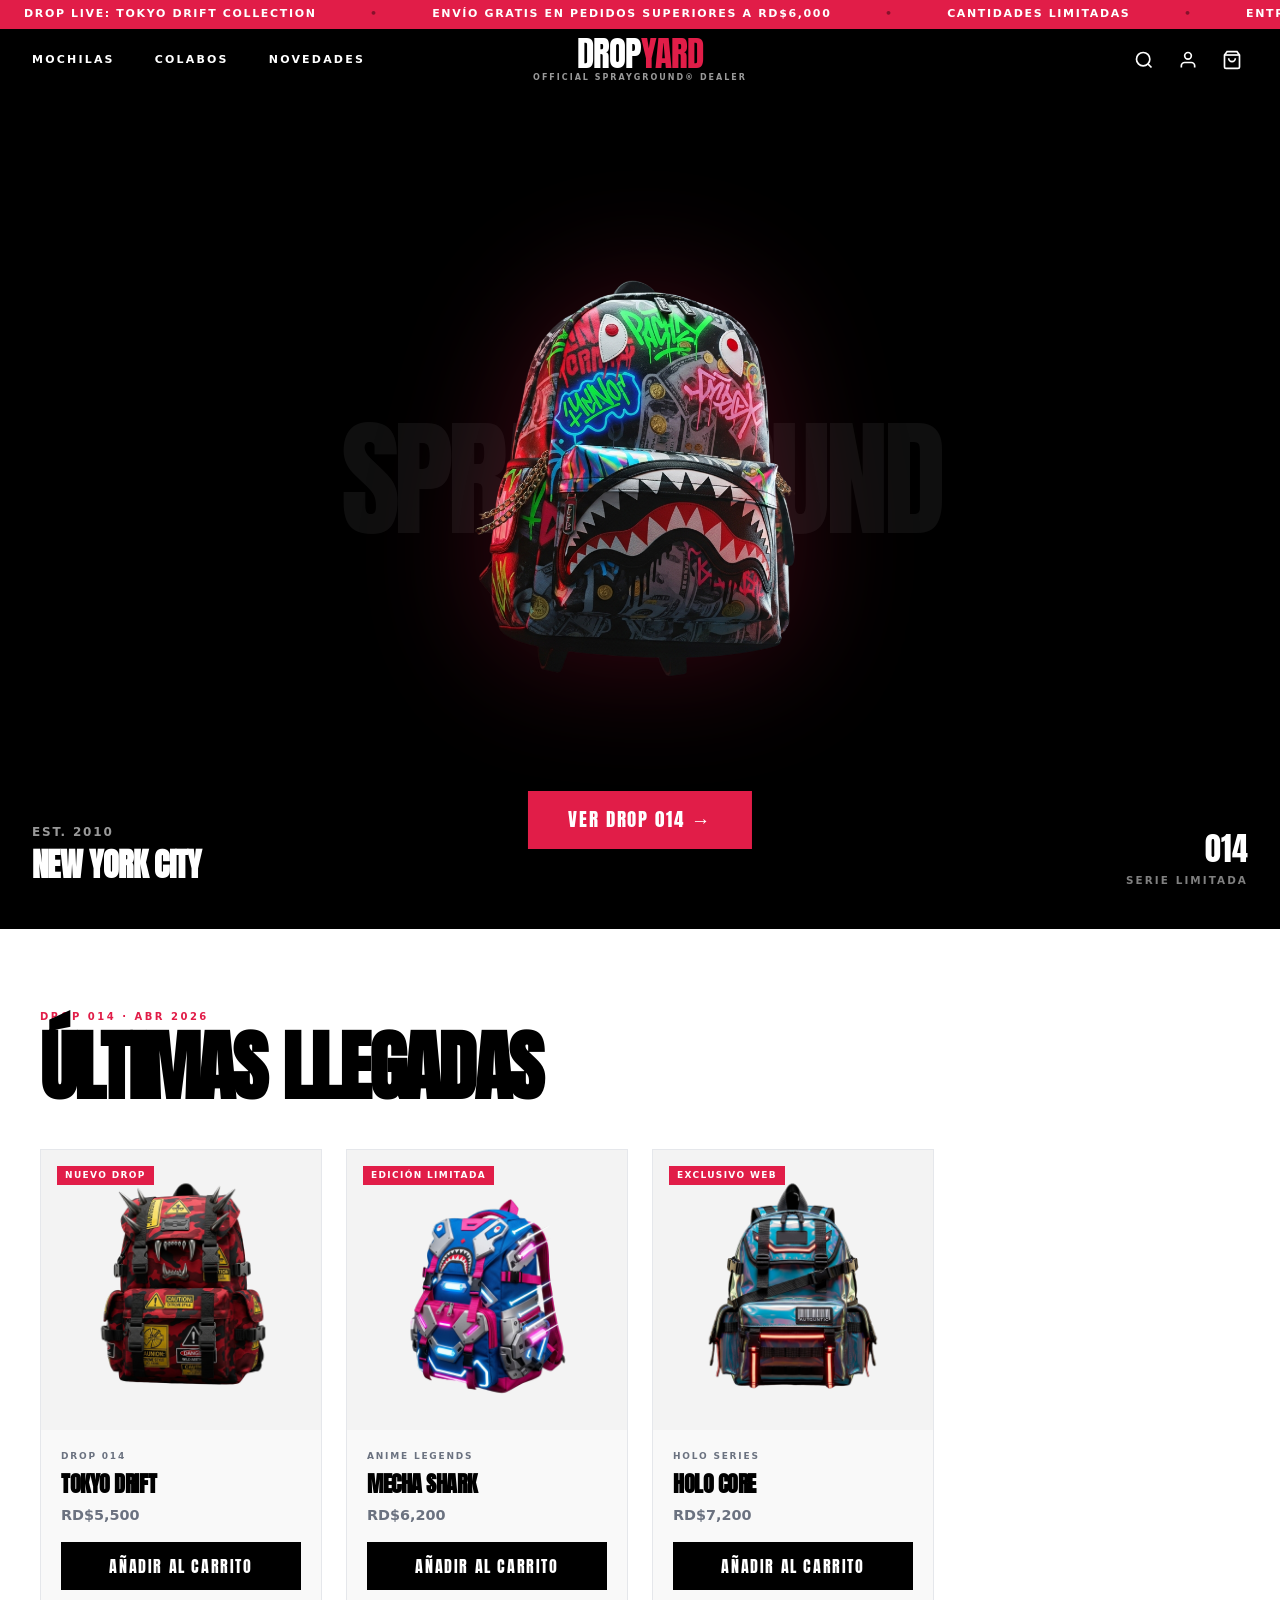
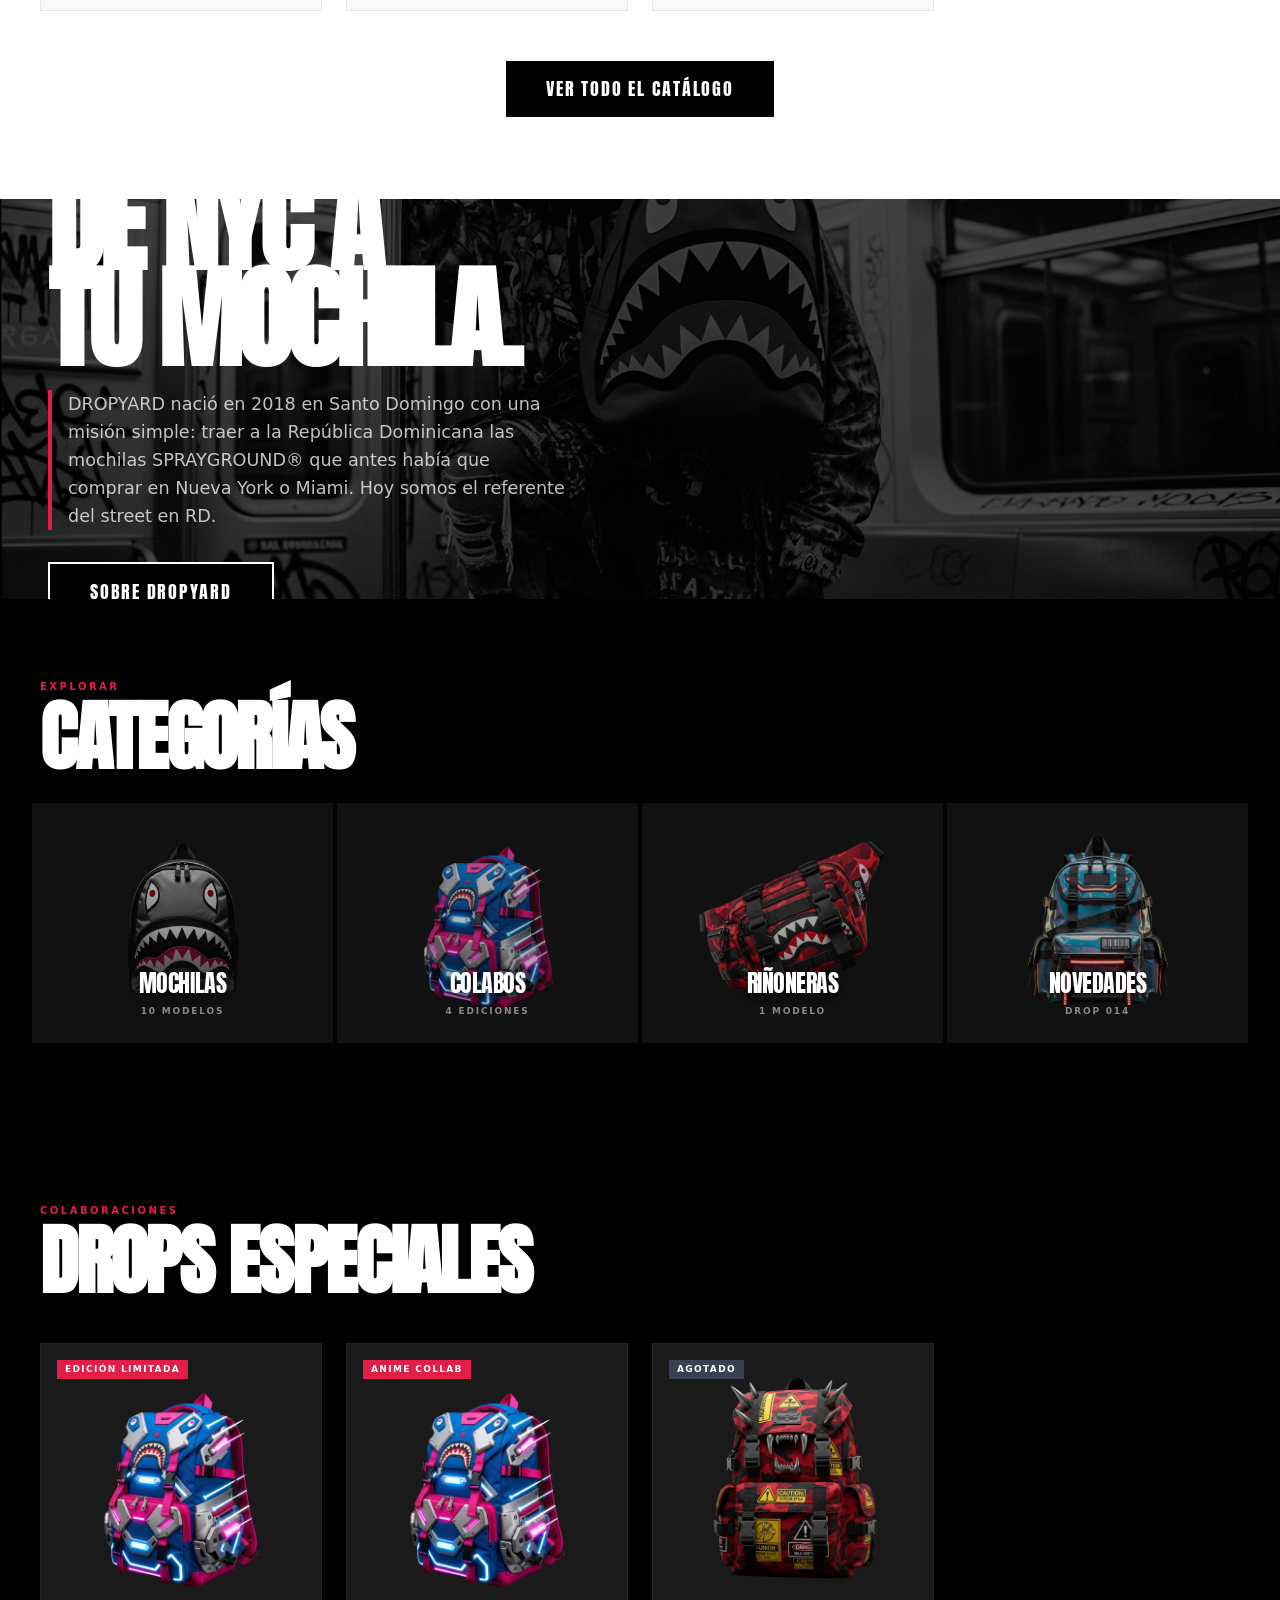
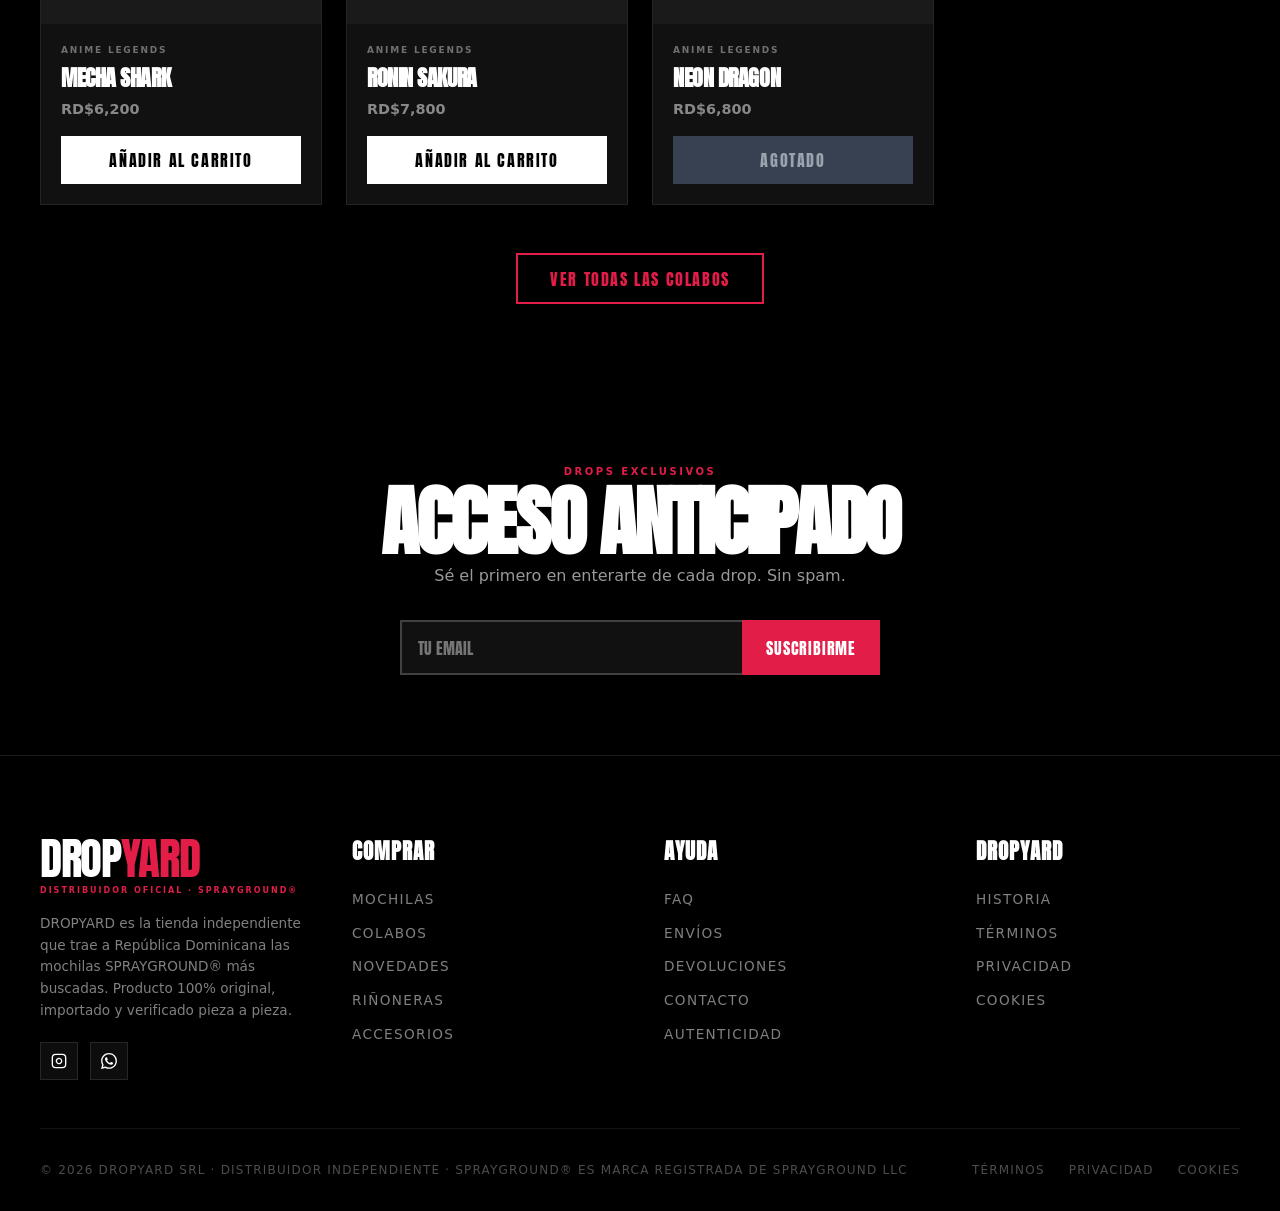
<file: index.html>
<!DOCTYPE html>
<html lang="es">
<head>
  <meta charset="UTF-8">
  <meta name="viewport" content="width=device-width, initial-scale=1.0">
  <title>DROPYARD | Mochilas SPRAYGROUND® en República Dominicana</title>
  <meta name="description" content="DROPYARD — distribuidor autorizado de SPRAYGROUND® en República Dominicana. Drops oficiales, ediciones limitadas. Envío gratis a partir de RD$6,000.">
  <link rel="icon" href="favicon.svg">
  <link rel="stylesheet" href="css/style.css">
</head>
<body>

<!-- HERO -->
<main>
  <section class="hero">
    <div class="hero-bg-text">SPRAYGROUND</div>
    <img class="hero-bag" src="images/hero-bag.png" alt="Sprayground Mochila Hero">
    <div class="hero-bottom">
      <div class="hero-bottom-left">
        <p>EST. 2010</p>
        <h3>NEW YORK CITY</h3>
      </div>
      <div class="hero-cta-wrap">
        <a class="btn-primary" href="novedades.html">VER DROP 014 →</a>
      </div>
      <div class="hero-bottom-right">
        <div class="drop-num">014</div>
        <p>SERIE LIMITADA</p>
      </div>
    </div>
  </section>

  <!-- FEATURED PRODUCTS -->
  <section class="products-section">
    <div class="container">
      <p class="section-label">DROP 014 · ABR 2026</p>
      <h2 class="section-title">ÚLTIMAS LLEGADAS</h2>
      <div class="product-grid" id="featured-grid"></div>
      <div style="text-align:center;margin-top:3rem;">
        <a href="novedades.html" class="btn-secondary">VER TODO EL CATÁLOGO</a>
      </div>
    </div>
  </section>

  <!-- LIFESTYLE STRIP -->
  <div class="lifestyle-strip">
    <img src="images/lifestyle-1.png" alt="Dropyard Lifestyle">
    <div class="lifestyle-strip-content">
      <h2>DE NYC A<br>TU MOCHILA.</h2>
      <p>DROPYARD nació en 2018 en Santo Domingo con una misión simple: traer a la República Dominicana las mochilas SPRAYGROUND® que antes había que comprar en Nueva York o Miami. Hoy somos el referente del street en RD.</p>
      <a href="historia.html" class="btn-secondary">SOBRE DROPYARD</a>
    </div>
  </div>

  <!-- CATEGORIES -->
  <section style="background:#000;padding:5rem 2rem;">
    <div class="container">
      <p class="section-label" style="color:#e11d48;">EXPLORAR</p>
      <h2 class="section-title" style="color:#fff;margin-bottom:2rem;">CATEGORÍAS</h2>
    </div>
    <div class="categories-grid">
      <a href="mochilas.html" class="category-card">
        <img src="images/icon-1.png" alt="Mochilas">
        <span class="category-card-name">MOCHILAS</span>
        <span class="category-card-count">10 MODELOS</span>
      </a>
      <a href="colabos.html" class="category-card">
        <img src="images/drop-2.png" alt="Colabos">
        <span class="category-card-name">COLABOS</span>
        <span class="category-card-count">4 EDICIONES</span>
      </a>
      <a href="mochilas.html" class="category-card">
        <img src="images/cat-fanny.png" alt="Riñoneras">
        <span class="category-card-name">RIÑONERAS</span>
        <span class="category-card-count">1 MODELO</span>
      </a>
      <a href="novedades.html" class="category-card">
        <img src="images/drop-3.png" alt="Novedades">
        <span class="category-card-name">NOVEDADES</span>
        <span class="category-card-count">DROP 014</span>
      </a>
    </div>
  </section>

  <!-- COLABS PREVIEW -->
  <section class="products-section dark" style="background:#000;">
    <div class="container">
      <p class="section-label">COLABORACIONES</p>
      <h2 class="section-title" style="color:#fff;">DROPS ESPECIALES</h2>
      <div class="product-grid" id="colabs-grid"></div>
      <div style="text-align:center;margin-top:3rem;">
        <a href="colabos.html" class="btn-outline-red">VER TODAS LAS COLABOS</a>
      </div>
    </div>
  </section>

  <!-- NEWSLETTER -->
  <section class="newsletter-section">
    <p class="section-label">DROPS EXCLUSIVOS</p>
    <h2 class="section-title" style="margin-bottom:.5rem;">ACCESO ANTICIPADO</h2>
    <p style="color:rgba(255,255,255,.6);margin-bottom:.25rem;">Sé el primero en enterarte de cada drop. Sin spam.</p>
    <form class="newsletter-form" id="newsletter-form">
      <input class="newsletter-input" type="email" placeholder="TU EMAIL" required>
      <button class="newsletter-btn" type="submit">SUSCRIBIRME</button>
    </form>
  </section>
</main>

<script src="js/products.js"></script>
<script src="js/cart.js"></script>
<script src="js/components.js"></script>
<script>
document.addEventListener("DOMContentLoaded", () => {
  // Featured: first 3 new
  const featured = PRODUCTS.filter(p => p.isNew).slice(0,3);
  document.getElementById("featured-grid").innerHTML = featured.map(p => renderProductCard(p)).join("");
  // Colabs
  const colabs = PRODUCTS.filter(p => p.category === "COLABO").slice(0,3);
  document.getElementById("colabs-grid").innerHTML = colabs.map(p => renderProductCard(p, true)).join("");
});
</script>
</body>
</html>
</file>
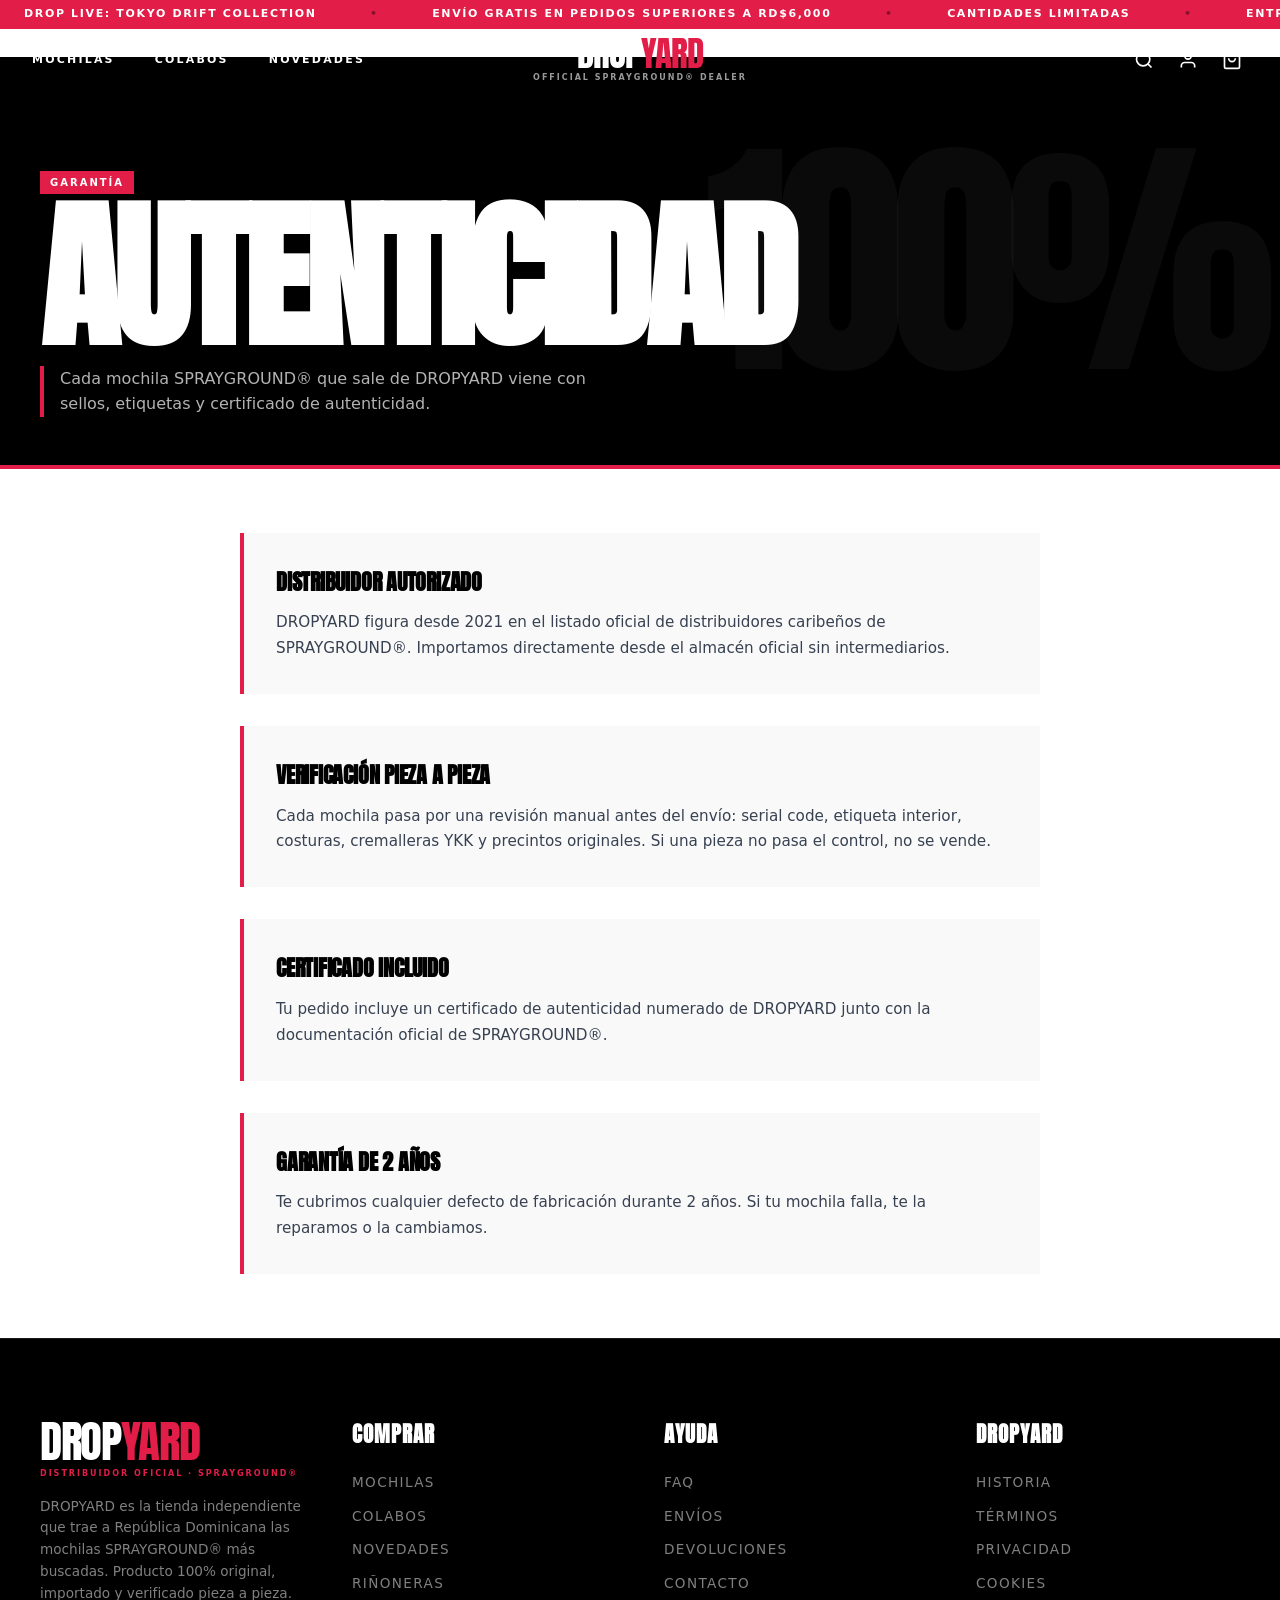
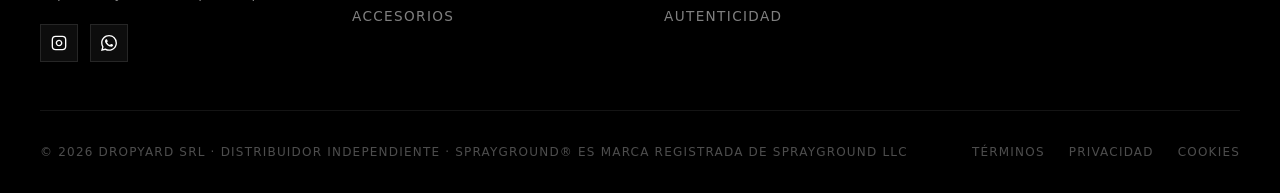
<file: autenticidad.html>
<!DOCTYPE html>
<html lang="es">
<head>
  <meta charset="UTF-8">
  <meta name="viewport" content="width=device-width, initial-scale=1.0">
  <title>AUTENTICIDAD | DROPYARD</title>
  <link rel="icon" href="favicon.svg">
  <link rel="stylesheet" href="css/style.css">
</head>
<body>
<main style="padding-top:28px;">
  <div class="page-header">
    <div class="page-header-bg">100%</div>
    <div class="page-header-inner">
      <span class="page-eyebrow">GARANTÍA</span>
      <h1 class="page-title">AUTENTICIDAD</h1>
      <p class="page-subtitle">Cada mochila SPRAYGROUND® que sale de DROPYARD viene con sellos, etiquetas y certificado de autenticidad.</p>
    </div>
  </div>
  <div class="red-bar"></div>
  <section class="info-section">
    <div class="info-blocks">
      <div class="info-block"><h3>DISTRIBUIDOR AUTORIZADO</h3><p>DROPYARD figura desde 2021 en el listado oficial de distribuidores caribeños de SPRAYGROUND®. Importamos directamente desde el almacén oficial sin intermediarios.</p></div>
      <div class="info-block"><h3>VERIFICACIÓN PIEZA A PIEZA</h3><p>Cada mochila pasa por una revisión manual antes del envío: serial code, etiqueta interior, costuras, cremalleras YKK y precintos originales. Si una pieza no pasa el control, no se vende.</p></div>
      <div class="info-block"><h3>CERTIFICADO INCLUIDO</h3><p>Tu pedido incluye un certificado de autenticidad numerado de DROPYARD junto con la documentación oficial de SPRAYGROUND®.</p></div>
      <div class="info-block"><h3>GARANTÍA DE 2 AÑOS</h3><p>Te cubrimos cualquier defecto de fabricación durante 2 años. Si tu mochila falla, te la reparamos o la cambiamos.</p></div>
    </div>
  </section>
</main>
<script src="js/products.js"></script>
<script src="js/cart.js"></script>
<script src="js/components.js"></script>
</body>
</html>
</file>
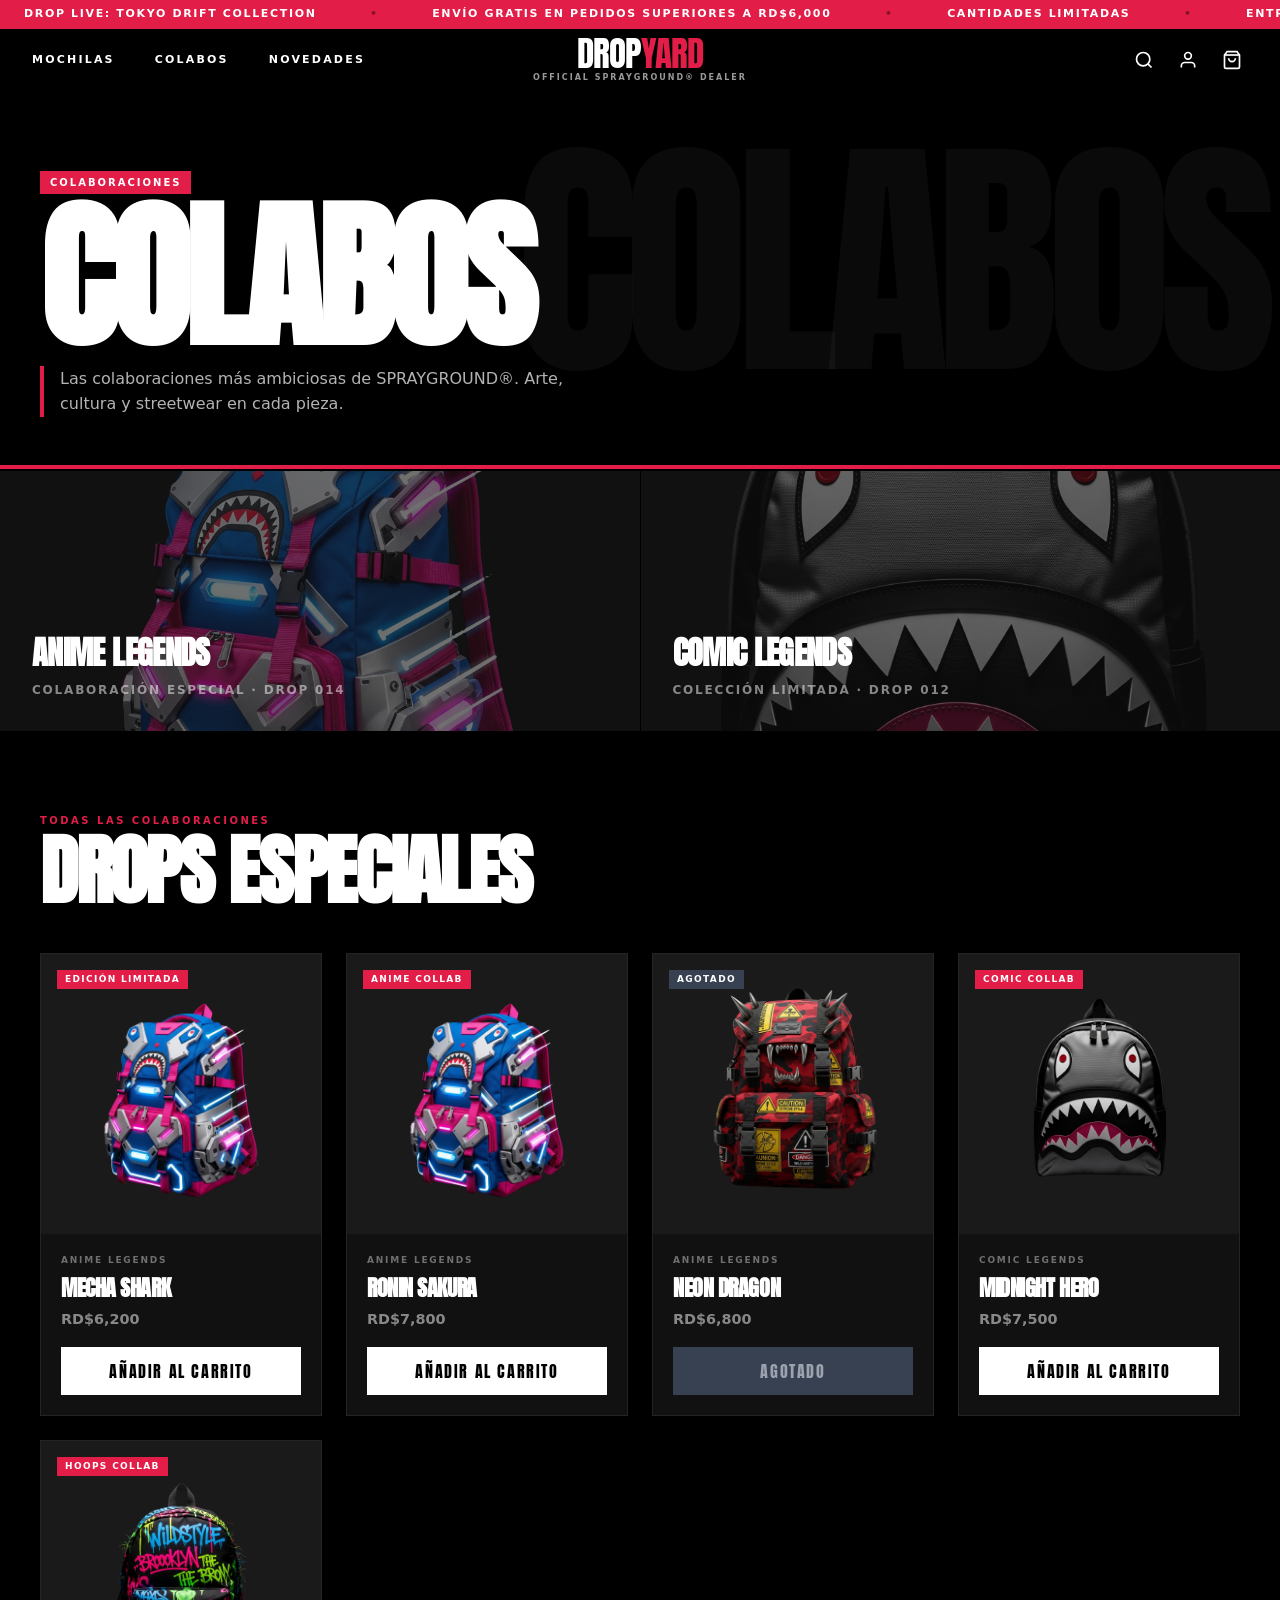
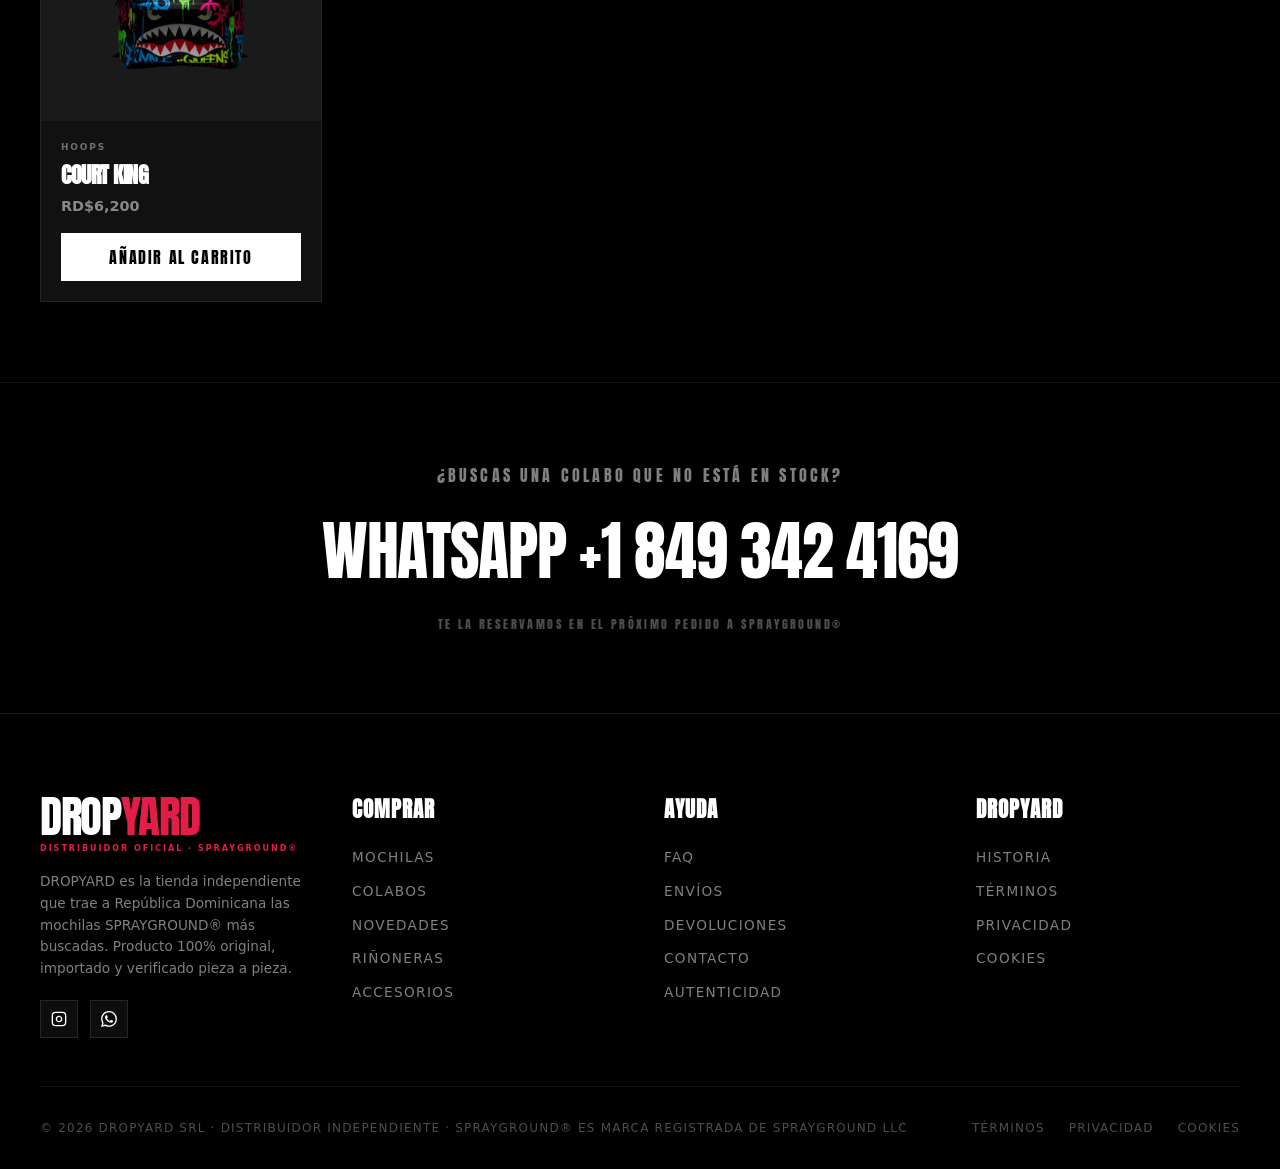
<file: colabos.html>
<!DOCTYPE html>
<html lang="es">
<head>
  <meta charset="UTF-8">
  <meta name="viewport" content="width=device-width, initial-scale=1.0">
  <title>COLABOS | DROPYARD</title>
  <link rel="icon" href="favicon.svg">
  <link rel="stylesheet" href="css/style.css">
</head>
<body>

<main style="padding-top:28px;background:#000;">
  <div class="page-header">
    <div class="page-header-bg">COLABOS</div>
    <div class="page-header-inner">
      <span class="page-eyebrow">COLABORACIONES</span>
      <h1 class="page-title">COLABOS</h1>
      <p class="page-subtitle">Las colaboraciones más ambiciosas de SPRAYGROUND®. Arte, cultura y streetwear en cada pieza.</p>
    </div>
  </div>
  <div class="red-bar"></div>

  <!-- Collab hero grid -->
  <div class="collab-hero-grid" style="margin:2px 0;">
    <div class="collab-hero-cell">
      <img src="images/drop-2.png" alt="Anime Legends">
      <div class="collab-hero-info">
        <h3>ANIME LEGENDS</h3>
        <p>COLABORACIÓN ESPECIAL · DROP 014</p>
      </div>
    </div>
    <div class="collab-hero-cell">
      <img src="images/icon-1.png" alt="Comic Legends">
      <div class="collab-hero-info">
        <h3>COMIC LEGENDS</h3>
        <p>COLECCIÓN LIMITADA · DROP 012</p>
      </div>
    </div>
  </div>

  <section class="products-section dark" style="background:#000;">
    <div class="container">
      <p class="section-label">TODAS LAS COLABORACIONES</p>
      <h2 class="section-title" style="color:#fff;">DROPS ESPECIALES</h2>
      <div class="product-grid" id="colabs-grid"></div>
    </div>
  </section>

  <!-- CTA -->
  <div style="background:#000;padding:5rem 2rem;text-align:center;border-top:1px solid rgba(255,255,255,.08);">
    <p style="font-family:'Anton',sans-serif;font-size:1rem;letter-spacing:.2em;color:rgba(255,255,255,.5);margin-bottom:1rem;text-transform:uppercase;">¿Buscas una colabo que no está en stock?</p>
    <a href="https://wa.me/18493424169" target="_blank" style="font-family:'Anton',sans-serif;font-size:clamp(1.8rem,5vw,4rem);letter-spacing:-.02em;color:#fff;text-decoration:none;text-transform:uppercase;transition:color .2s;" onmouseover="this.style.color='#e11d48'" onmouseout="this.style.color='#fff'">WHATSAPP +1 849 342 4169</a>
    <p style="font-family:'Anton',sans-serif;font-size:.75rem;letter-spacing:.2em;color:rgba(255,255,255,.3);margin-top:1rem;text-transform:uppercase;">TE LA RESERVAMOS EN EL PRÓXIMO PEDIDO A SPRAYGROUND®</p>
  </div>
</main>

<script src="js/products.js"></script>
<script src="js/cart.js"></script>
<script src="js/components.js"></script>
<script>
document.addEventListener("DOMContentLoaded", () => {
  const colabs = PRODUCTS.filter(p => p.category === "COLABO");
  document.getElementById("colabs-grid").innerHTML = colabs.map(p => renderProductCard(p, true)).join("");
});
</script>
</body>
</html>
</file>
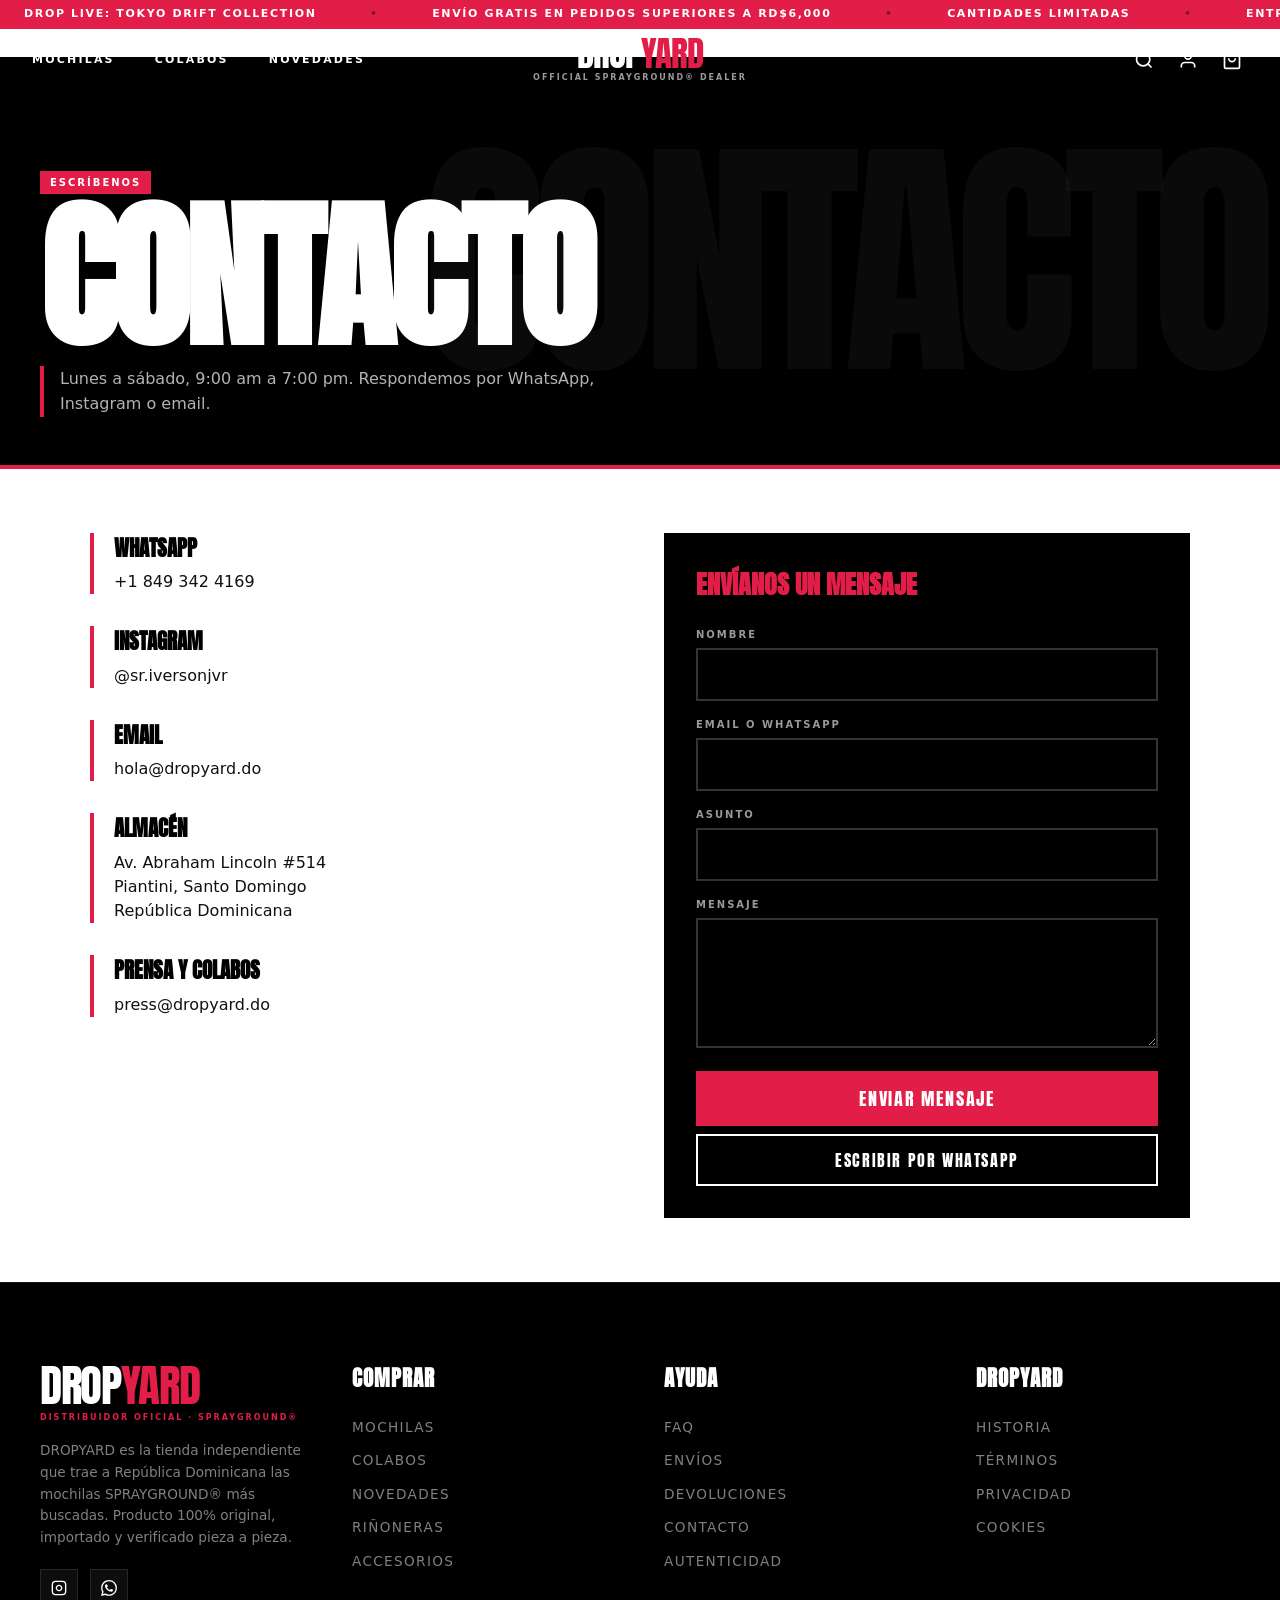
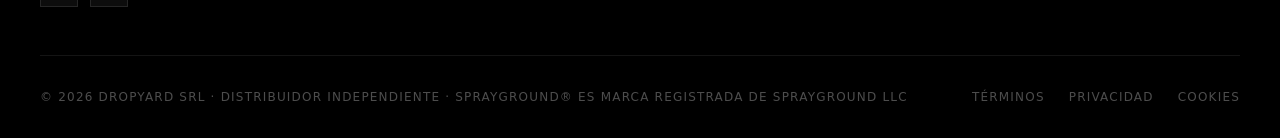
<file: contacto.html>
<!DOCTYPE html>
<html lang="es">
<head>
  <meta charset="UTF-8">
  <meta name="viewport" content="width=device-width, initial-scale=1.0">
  <title>CONTACTO | DROPYARD</title>
  <link rel="icon" href="favicon.svg">
  <link rel="stylesheet" href="css/style.css">
</head>
<body>

<main style="padding-top:28px;">
  <div class="page-header">
    <div class="page-header-bg">CONTACTO</div>
    <div class="page-header-inner">
      <span class="page-eyebrow">ESCRÍBENOS</span>
      <h1 class="page-title">CONTACTO</h1>
      <p class="page-subtitle">Lunes a sábado, 9:00 am a 7:00 pm. Respondemos por WhatsApp, Instagram o email.</p>
    </div>
  </div>
  <div class="red-bar"></div>

  <section class="info-section">
    <div class="contact-grid">
      <div>
        <div class="contact-info-block">
          <h3>WHATSAPP</h3>
          <a href="https://wa.me/18493424169" target="_blank">+1 849 342 4169</a>
        </div>
        <div class="contact-info-block">
          <h3>INSTAGRAM</h3>
          <a href="https://www.instagram.com/sr.iversonjvr/" target="_blank">@sr.iversonjvr</a>
        </div>
        <div class="contact-info-block">
          <h3>EMAIL</h3>
          <a href="mailto:hola@dropyard.do">hola@dropyard.do</a>
        </div>
        <div class="contact-info-block">
          <h3>ALMACÉN</h3>
          <p>Av. Abraham Lincoln #514<br>Piantini, Santo Domingo<br>República Dominicana</p>
        </div>
        <div class="contact-info-block">
          <h3>PRENSA Y COLABOS</h3>
          <a href="mailto:press@dropyard.do">press@dropyard.do</a>
        </div>
      </div>
      <form class="contact-form" id="contact-form">
        <h3>ENVÍANOS UN MENSAJE</h3>
        <div class="form-group">
          <label class="form-label">NOMBRE</label>
          <input class="form-input" type="text" required>
        </div>
        <div class="form-group">
          <label class="form-label">EMAIL O WHATSAPP</label>
          <input class="form-input" type="text" required>
        </div>
        <div class="form-group">
          <label class="form-label">ASUNTO</label>
          <input class="form-input" type="text" required>
        </div>
        <div class="form-group">
          <label class="form-label">MENSAJE</label>
          <textarea class="form-textarea" required></textarea>
        </div>
        <button class="form-submit" type="submit">ENVIAR MENSAJE</button>
        <a href="https://wa.me/18493424169" target="_blank" class="form-wa-btn">ESCRIBIR POR WHATSAPP</a>
      </form>
    </div>
  </section>
</main>

<script src="js/products.js"></script>
<script src="js/cart.js"></script>
<script src="js/components.js"></script>
</body>
</html>
</file>
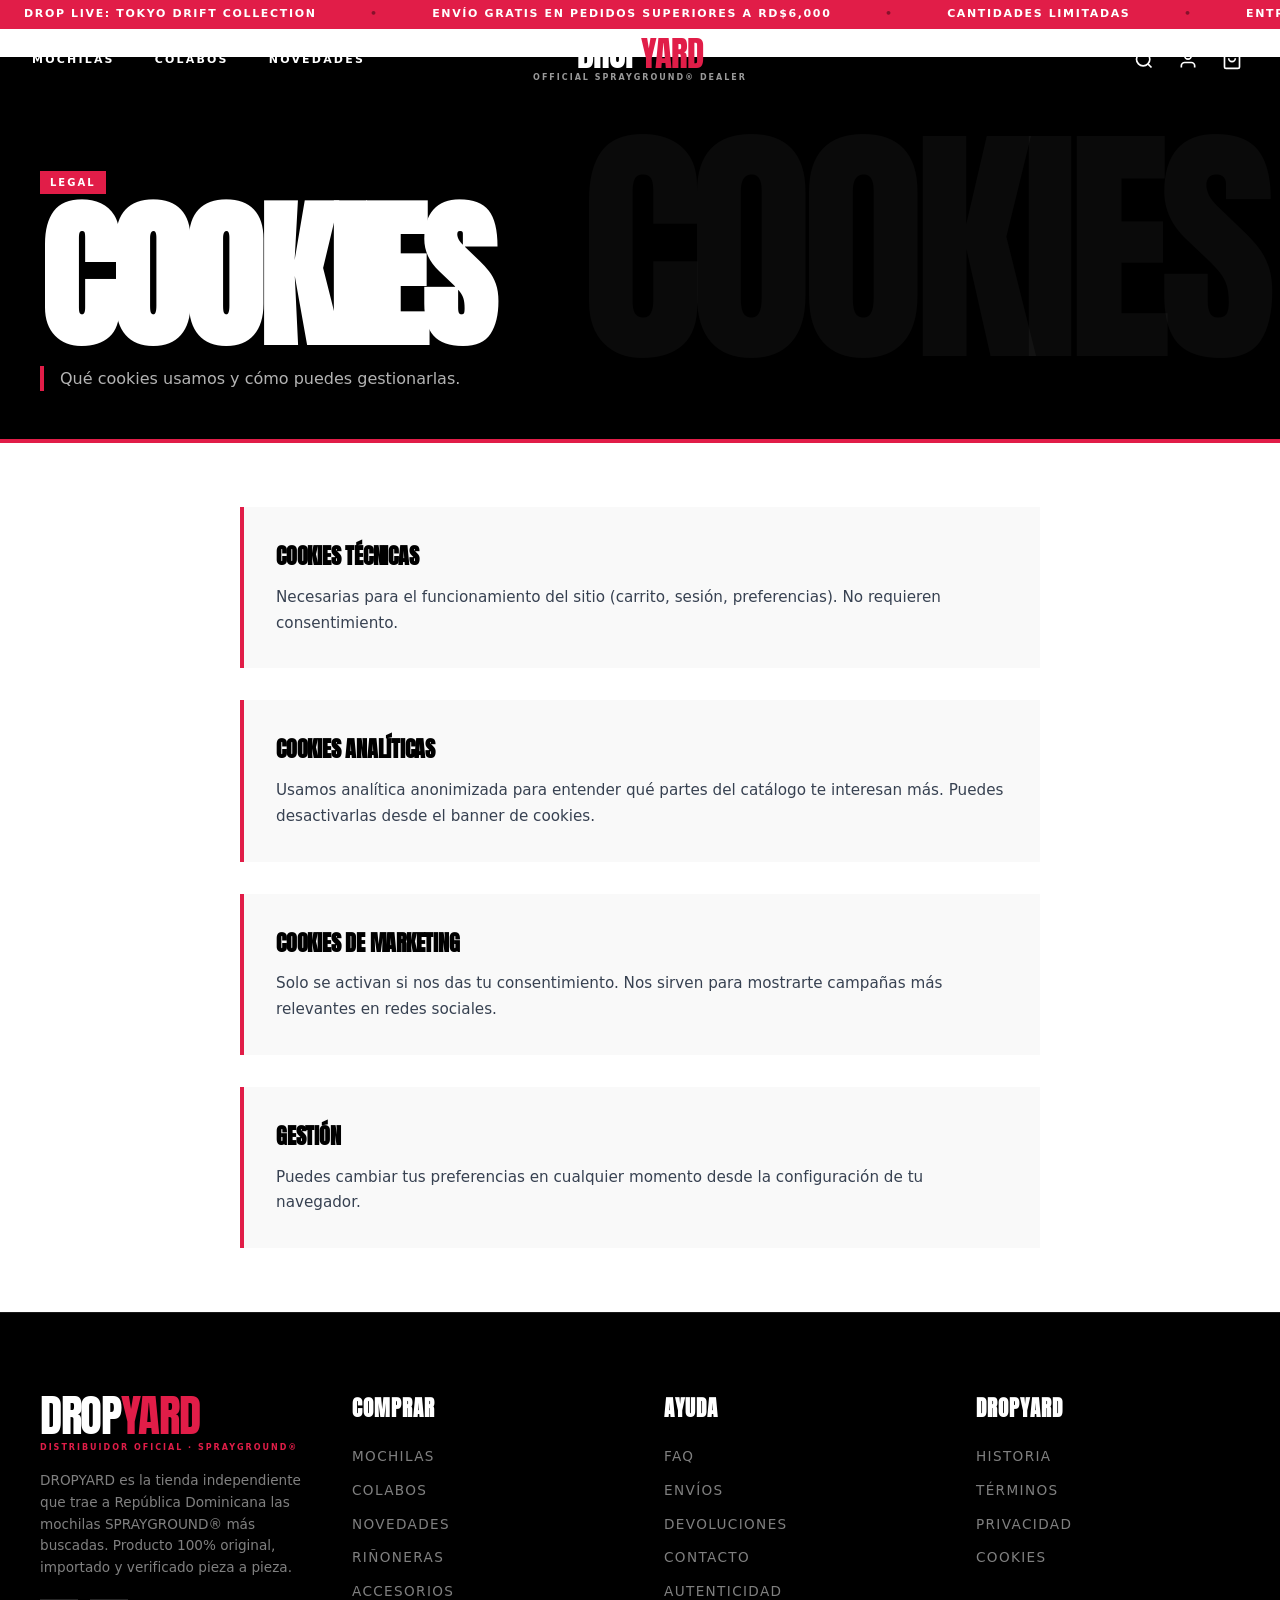
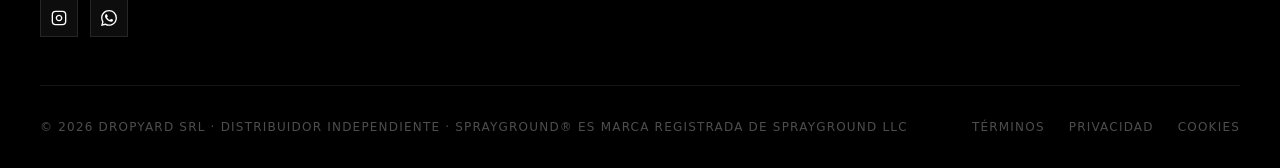
<file: cookies.html>
<!DOCTYPE html>
<html lang="es">
<head>
  <meta charset="UTF-8">
  <meta name="viewport" content="width=device-width, initial-scale=1.0">
  <title>COOKIES | DROPYARD</title>
  <link rel="icon" href="favicon.svg">
  <link rel="stylesheet" href="css/style.css">
</head>
<body>
<main style="padding-top:28px;">
  <div class="page-header">
    <div class="page-header-bg">COOKIES</div>
    <div class="page-header-inner">
      <span class="page-eyebrow">LEGAL</span>
      <h1 class="page-title">COOKIES</h1>
      <p class="page-subtitle">Qué cookies usamos y cómo puedes gestionarlas.</p>
    </div>
  </div>
  <div class="red-bar"></div>
  <section class="info-section">
    <div class="info-blocks">
      <div class="info-block"><h3>COOKIES TÉCNICAS</h3><p>Necesarias para el funcionamiento del sitio (carrito, sesión, preferencias). No requieren consentimiento.</p></div>
      <div class="info-block"><h3>COOKIES ANALÍTICAS</h3><p>Usamos analítica anonimizada para entender qué partes del catálogo te interesan más. Puedes desactivarlas desde el banner de cookies.</p></div>
      <div class="info-block"><h3>COOKIES DE MARKETING</h3><p>Solo se activan si nos das tu consentimiento. Nos sirven para mostrarte campañas más relevantes en redes sociales.</p></div>
      <div class="info-block"><h3>GESTIÓN</h3><p>Puedes cambiar tus preferencias en cualquier momento desde la configuración de tu navegador.</p></div>
    </div>
  </section>
</main>
<script src="js/products.js"></script>
<script src="js/cart.js"></script>
<script src="js/components.js"></script>
</body>
</html>
</file>
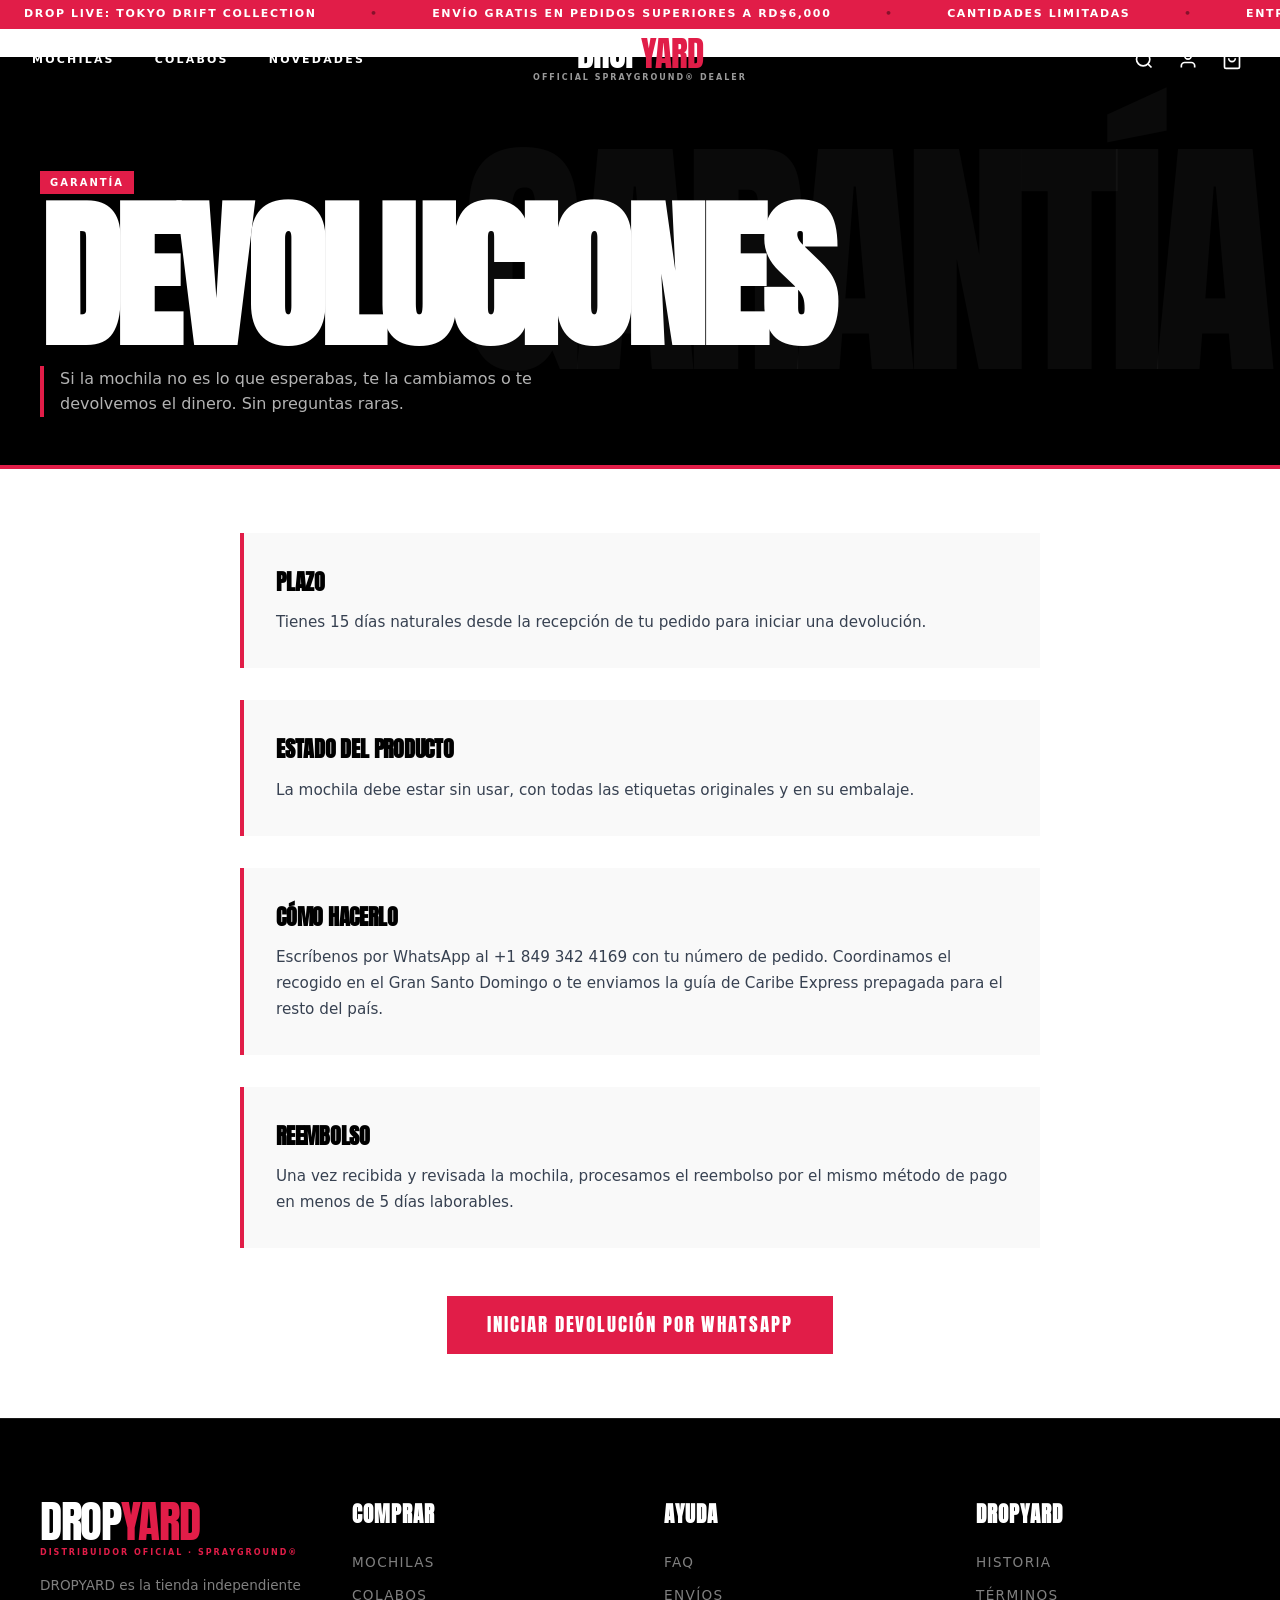
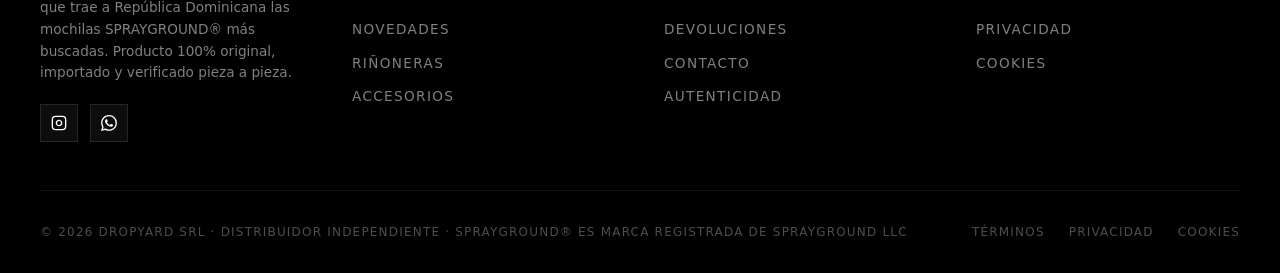
<file: devoluciones.html>
<!DOCTYPE html>
<html lang="es">
<head>
  <meta charset="UTF-8">
  <meta name="viewport" content="width=device-width, initial-scale=1.0">
  <title>DEVOLUCIONES | DROPYARD</title>
  <link rel="icon" href="favicon.svg">
  <link rel="stylesheet" href="css/style.css">
</head>
<body>
<main style="padding-top:28px;">
  <div class="page-header">
    <div class="page-header-bg">GARANTÍA</div>
    <div class="page-header-inner">
      <span class="page-eyebrow">GARANTÍA</span>
      <h1 class="page-title">DEVOLUCIONES</h1>
      <p class="page-subtitle">Si la mochila no es lo que esperabas, te la cambiamos o te devolvemos el dinero. Sin preguntas raras.</p>
    </div>
  </div>
  <div class="red-bar"></div>
  <section class="info-section">
    <div class="info-blocks">
      <div class="info-block"><h3>PLAZO</h3><p>Tienes 15 días naturales desde la recepción de tu pedido para iniciar una devolución.</p></div>
      <div class="info-block"><h3>ESTADO DEL PRODUCTO</h3><p>La mochila debe estar sin usar, con todas las etiquetas originales y en su embalaje.</p></div>
      <div class="info-block"><h3>CÓMO HACERLO</h3><p>Escríbenos por WhatsApp al +1 849 342 4169 con tu número de pedido. Coordinamos el recogido en el Gran Santo Domingo o te enviamos la guía de Caribe Express prepagada para el resto del país.</p></div>
      <div class="info-block"><h3>REEMBOLSO</h3><p>Una vez recibida y revisada la mochila, procesamos el reembolso por el mismo método de pago en menos de 5 días laborables.</p></div>
    </div>
    <div style="text-align:center;margin-top:3rem;">
      <a href="https://wa.me/18493424169" target="_blank" class="btn-primary">INICIAR DEVOLUCIÓN POR WHATSAPP</a>
    </div>
  </section>
</main>
<script src="js/products.js"></script>
<script src="js/cart.js"></script>
<script src="js/components.js"></script>
</body>
</html>
</file>
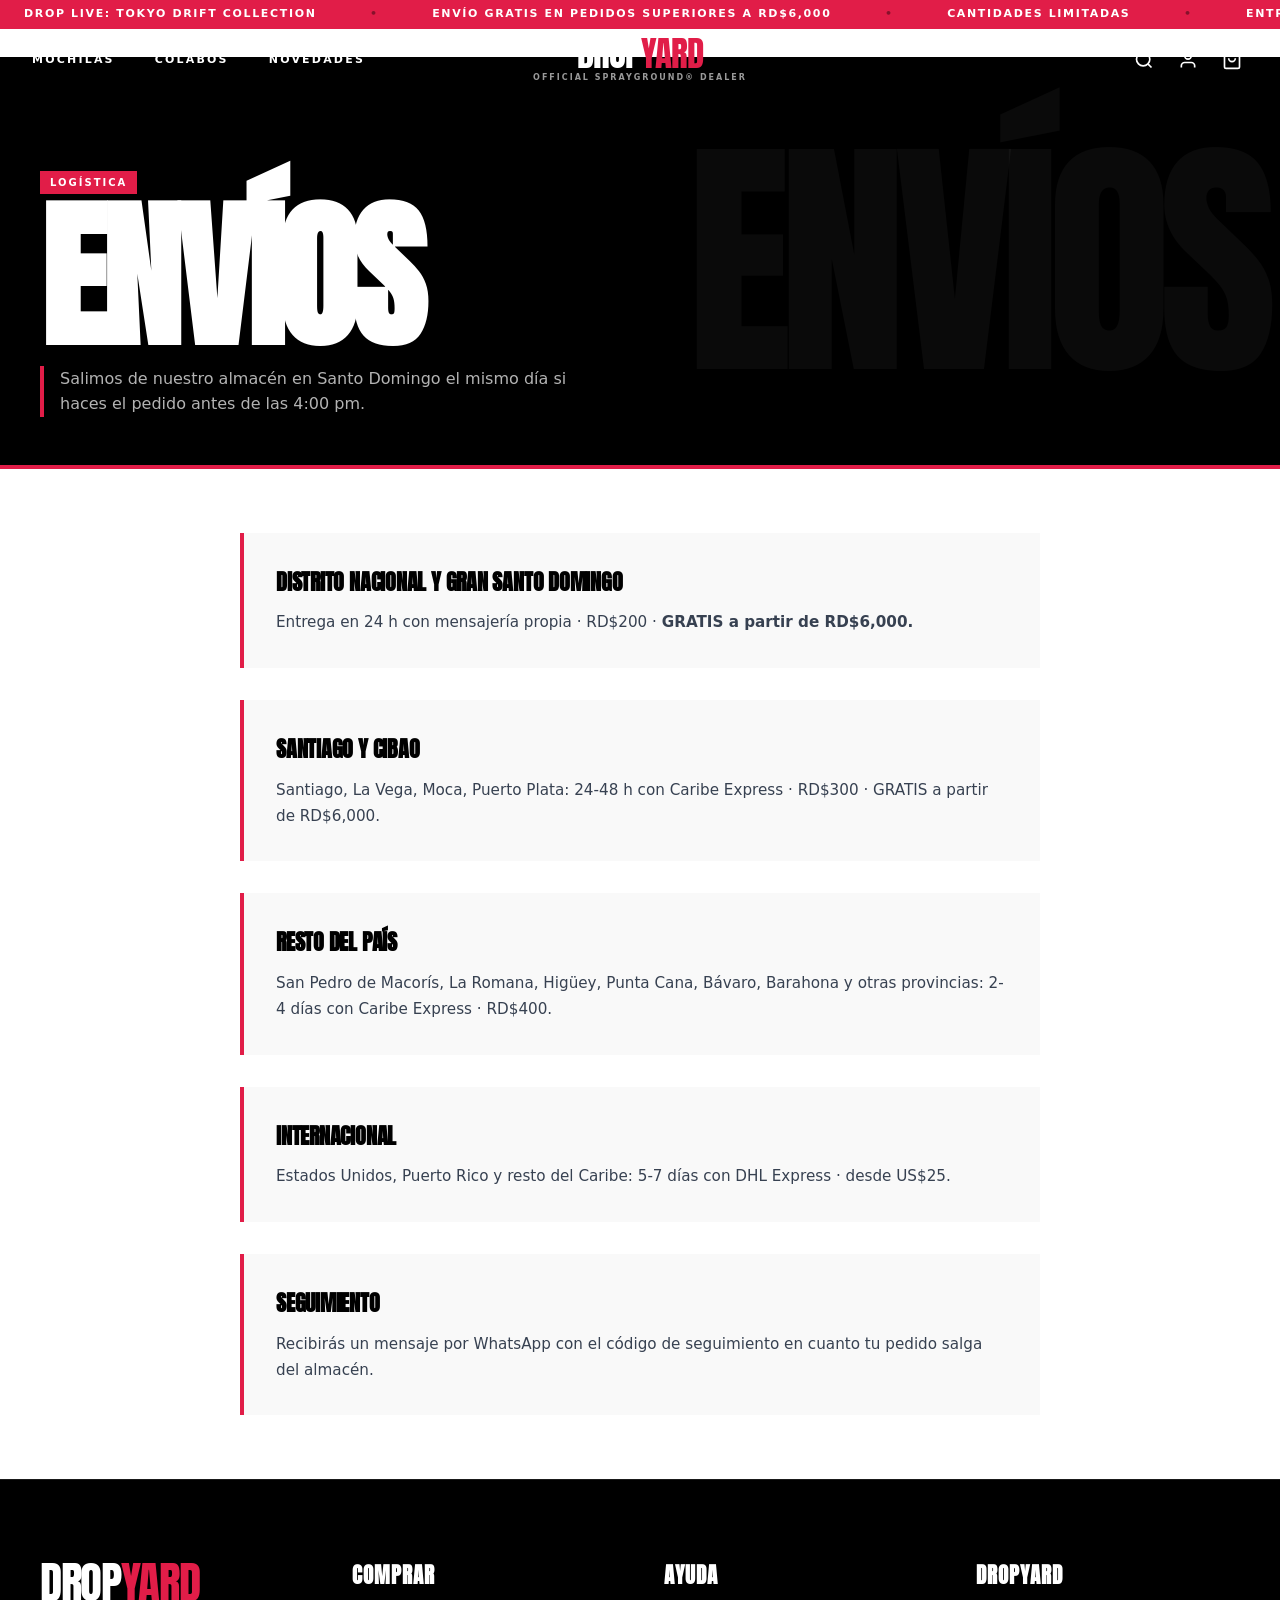
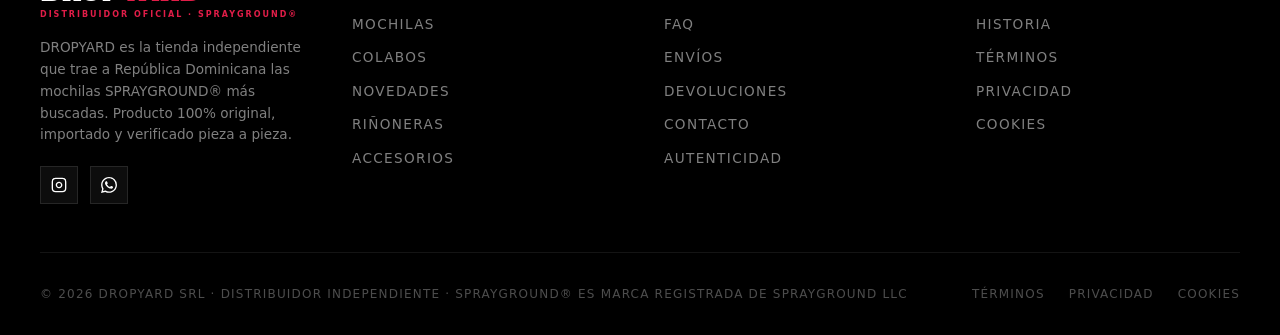
<file: envios.html>
<!DOCTYPE html>
<html lang="es">
<head>
  <meta charset="UTF-8">
  <meta name="viewport" content="width=device-width, initial-scale=1.0">
  <title>ENVÍOS | DROPYARD</title>
  <link rel="icon" href="favicon.svg">
  <link rel="stylesheet" href="css/style.css">
</head>
<body>
<main style="padding-top:28px;">
  <div class="page-header">
    <div class="page-header-bg">ENVÍOS</div>
    <div class="page-header-inner">
      <span class="page-eyebrow">LOGÍSTICA</span>
      <h1 class="page-title">ENVÍOS</h1>
      <p class="page-subtitle">Salimos de nuestro almacén en Santo Domingo el mismo día si haces el pedido antes de las 4:00 pm.</p>
    </div>
  </div>
  <div class="red-bar"></div>
  <section class="info-section">
    <div class="info-blocks">
      <div class="info-block">
        <h3>DISTRITO NACIONAL Y GRAN SANTO DOMINGO</h3>
        <p>Entrega en 24 h con mensajería propia · RD$200 · <strong>GRATIS a partir de RD$6,000.</strong></p>
      </div>
      <div class="info-block">
        <h3>SANTIAGO Y CIBAO</h3>
        <p>Santiago, La Vega, Moca, Puerto Plata: 24-48 h con Caribe Express · RD$300 · GRATIS a partir de RD$6,000.</p>
      </div>
      <div class="info-block">
        <h3>RESTO DEL PAÍS</h3>
        <p>San Pedro de Macorís, La Romana, Higüey, Punta Cana, Bávaro, Barahona y otras provincias: 2-4 días con Caribe Express · RD$400.</p>
      </div>
      <div class="info-block">
        <h3>INTERNACIONAL</h3>
        <p>Estados Unidos, Puerto Rico y resto del Caribe: 5-7 días con DHL Express · desde US$25.</p>
      </div>
      <div class="info-block">
        <h3>SEGUIMIENTO</h3>
        <p>Recibirás un mensaje por WhatsApp con el código de seguimiento en cuanto tu pedido salga del almacén.</p>
      </div>
    </div>
  </section>
</main>
<script src="js/products.js"></script>
<script src="js/cart.js"></script>
<script src="js/components.js"></script>
</body>
</html>
</file>
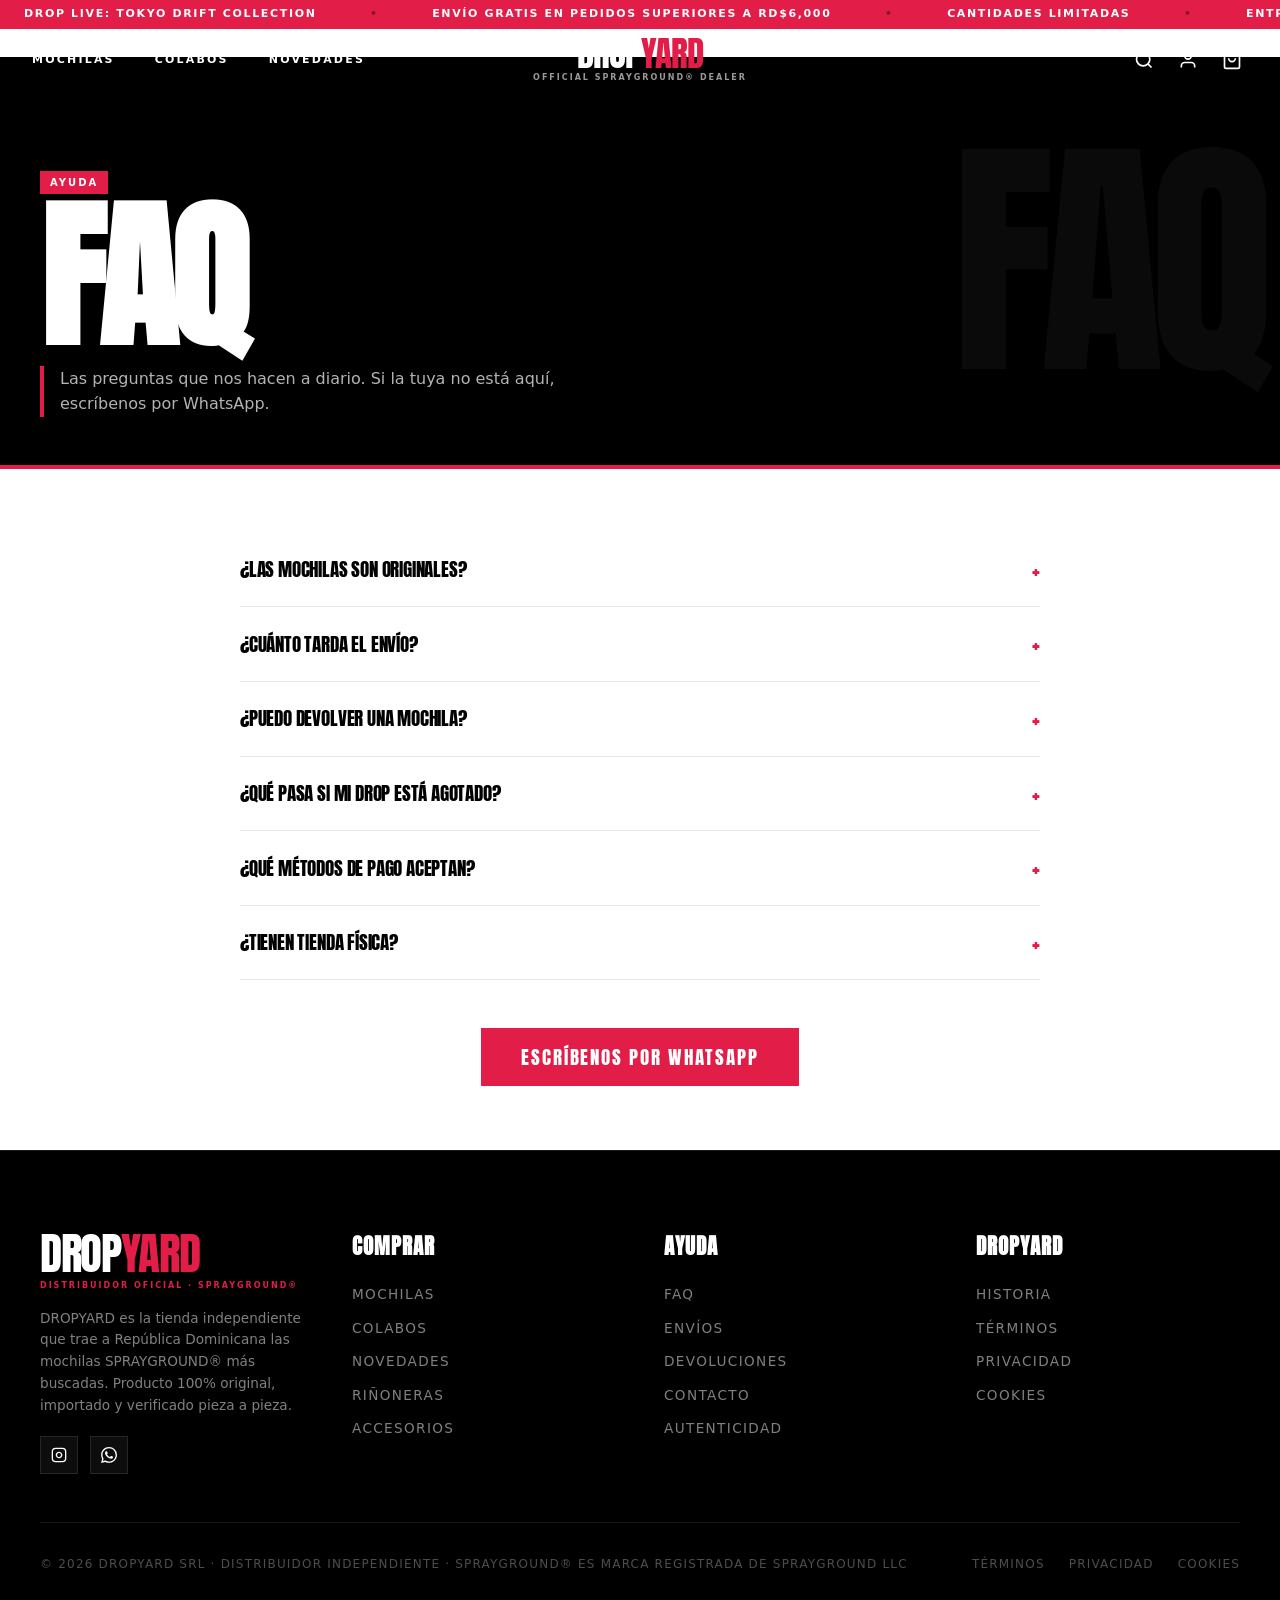
<file: faq.html>
<!DOCTYPE html>
<html lang="es">
<head>
  <meta charset="UTF-8">
  <meta name="viewport" content="width=device-width, initial-scale=1.0">
  <title>FAQ | DROPYARD</title>
  <link rel="icon" href="favicon.svg">
  <link rel="stylesheet" href="css/style.css">
</head>
<body>
<main style="padding-top:28px;">
  <div class="page-header">
    <div class="page-header-bg">FAQ</div>
    <div class="page-header-inner">
      <span class="page-eyebrow">AYUDA</span>
      <h1 class="page-title">FAQ</h1>
      <p class="page-subtitle">Las preguntas que nos hacen a diario. Si la tuya no está aquí, escríbenos por WhatsApp.</p>
    </div>
  </div>
  <div class="red-bar"></div>
  <section class="info-section">
    <div class="faq-list">
      <div class="faq-item">
        <div class="faq-question">¿LAS MOCHILAS SON ORIGINALES? <span>+</span></div>
        <div class="faq-answer"><p>Sí. DROPYARD es distribuidor autorizado de SPRAYGROUND®. Importamos directamente desde el almacén oficial. Cada producto incluye precintos, etiquetas y certificado de autenticidad.</p></div>
      </div>
      <div class="faq-item">
        <div class="faq-question">¿CUÁNTO TARDA EL ENVÍO? <span>+</span></div>
        <div class="faq-answer"><p>Distrito Nacional y Santo Domingo: 24 h. Santiago y Cibao: 24-48 h con Caribe Express. Resto del país: 2-4 días. Internacional (USA, Puerto Rico): 5-7 días con DHL.</p></div>
      </div>
      <div class="faq-item">
        <div class="faq-question">¿PUEDO DEVOLVER UNA MOCHILA? <span>+</span></div>
        <div class="faq-answer"><p>Sí, tienes 15 días desde la recepción del pedido. La mochila debe estar sin usar y con todas sus etiquetas originales. Escríbenos por WhatsApp para coordinar el recogido.</p></div>
      </div>
      <div class="faq-item">
        <div class="faq-question">¿QUÉ PASA SI MI DROP ESTÁ AGOTADO? <span>+</span></div>
        <div class="faq-answer"><p>Escríbenos por WhatsApp al +1 849 342 4169 o por Instagram a @sr.iversonjvr. Hacemos pedidos a SPRAYGROUND® cada dos semanas y reservamos unidades para clientes en lista de espera.</p></div>
      </div>
      <div class="faq-item">
        <div class="faq-question">¿QUÉ MÉTODOS DE PAGO ACEPTAN? <span>+</span></div>
        <div class="faq-answer"><p>Visa, Mastercard, American Express, transferencia bancaria (Banreservas, Popular, BHD), depósito y pago contra entrega en el Distrito Nacional.</p></div>
      </div>
      <div class="faq-item">
        <div class="faq-question">¿TIENEN TIENDA FÍSICA? <span>+</span></div>
        <div class="faq-answer"><p>Nuestro almacén está en Av. Abraham Lincoln #514, Piantini, Santo Domingo. Las visitas son con cita previa. Escríbenos por WhatsApp para coordinar.</p></div>
      </div>
    </div>
    <div style="text-align:center;margin-top:3rem;">
      <a href="https://wa.me/18493424169" target="_blank" class="btn-primary">ESCRÍBENOS POR WHATSAPP</a>
    </div>
  </section>
</main>
<script src="js/products.js"></script>
<script src="js/cart.js"></script>
<script src="js/components.js"></script>
</body>
</html>
</file>
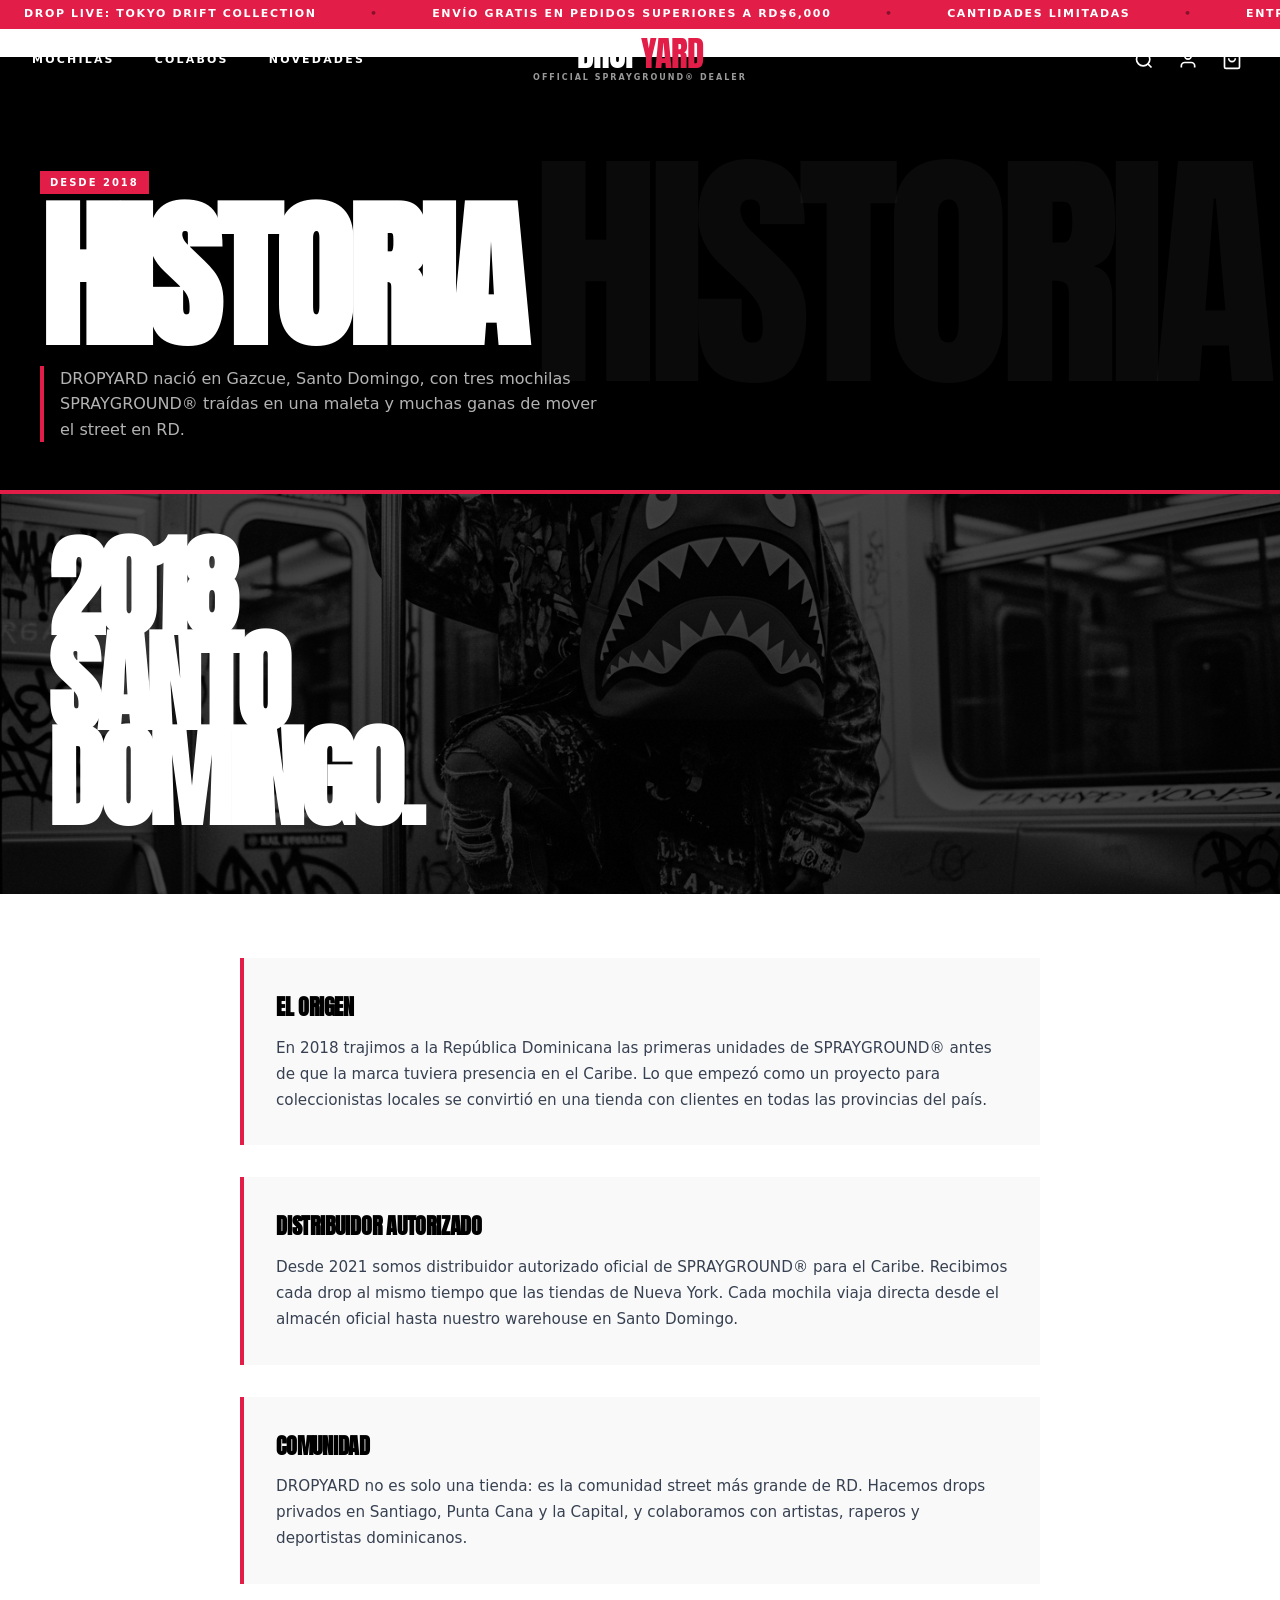
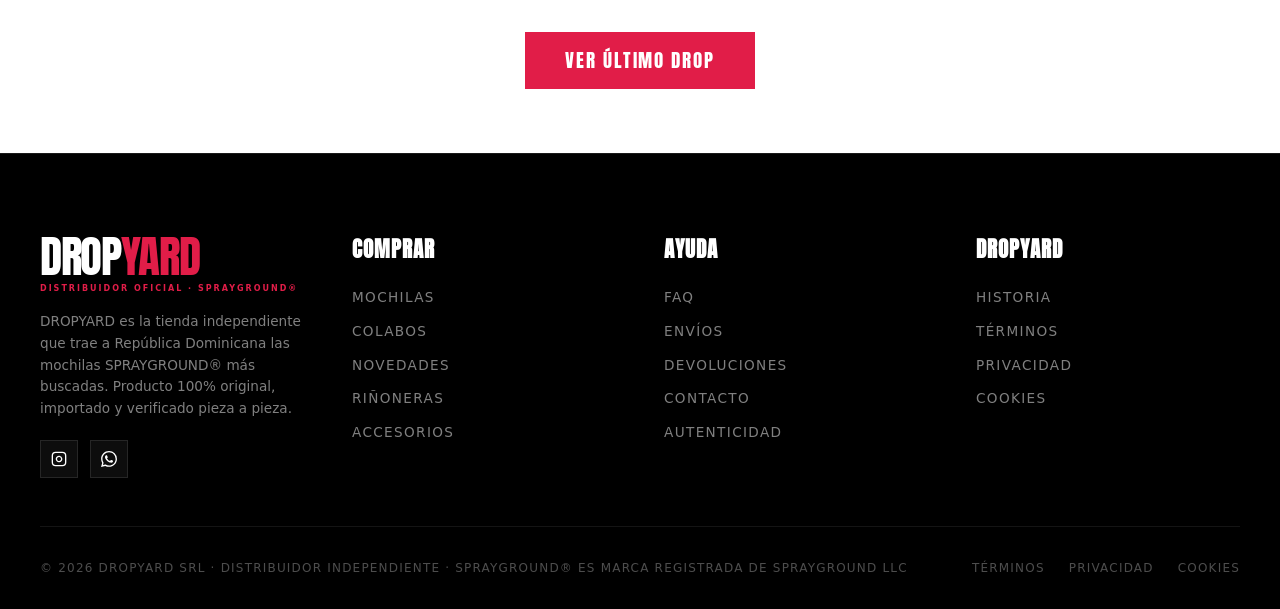
<file: historia.html>
<!DOCTYPE html>
<html lang="es">
<head>
  <meta charset="UTF-8">
  <meta name="viewport" content="width=device-width, initial-scale=1.0">
  <title>HISTORIA | DROPYARD</title>
  <link rel="icon" href="favicon.svg">
  <link rel="stylesheet" href="css/style.css">
</head>
<body>
<main style="padding-top:28px;">
  <div class="page-header">
    <div class="page-header-bg">HISTORIA</div>
    <div class="page-header-inner">
      <span class="page-eyebrow">DESDE 2018</span>
      <h1 class="page-title">HISTORIA</h1>
      <p class="page-subtitle">DROPYARD nació en Gazcue, Santo Domingo, con tres mochilas SPRAYGROUND® traídas en una maleta y muchas ganas de mover el street en RD.</p>
    </div>
  </div>
  <div class="red-bar"></div>

  <div class="lifestyle-strip">
    <img src="images/lifestyle-1.png" alt="Dropyard Historia">
    <div class="lifestyle-strip-content">
      <h2>2018<br>SANTO<br>DOMINGO.</h2>
    </div>
  </div>

  <section class="info-section">
    <div class="info-blocks">
      <div class="info-block">
        <h3>EL ORIGEN</h3>
        <p>En 2018 trajimos a la República Dominicana las primeras unidades de SPRAYGROUND® antes de que la marca tuviera presencia en el Caribe. Lo que empezó como un proyecto para coleccionistas locales se convirtió en una tienda con clientes en todas las provincias del país.</p>
      </div>
      <div class="info-block">
        <h3>DISTRIBUIDOR AUTORIZADO</h3>
        <p>Desde 2021 somos distribuidor autorizado oficial de SPRAYGROUND® para el Caribe. Recibimos cada drop al mismo tiempo que las tiendas de Nueva York. Cada mochila viaja directa desde el almacén oficial hasta nuestro warehouse en Santo Domingo.</p>
      </div>
      <div class="info-block">
        <h3>COMUNIDAD</h3>
        <p>DROPYARD no es solo una tienda: es la comunidad street más grande de RD. Hacemos drops privados en Santiago, Punta Cana y la Capital, y colaboramos con artistas, raperos y deportistas dominicanos.</p>
      </div>
    </div>
    <div style="text-align:center;margin-top:3rem;">
      <a href="novedades.html" class="btn-primary">VER ÚLTIMO DROP</a>
    </div>
  </section>
</main>
<script src="js/products.js"></script>
<script src="js/cart.js"></script>
<script src="js/components.js"></script>
</body>
</html>
</file>
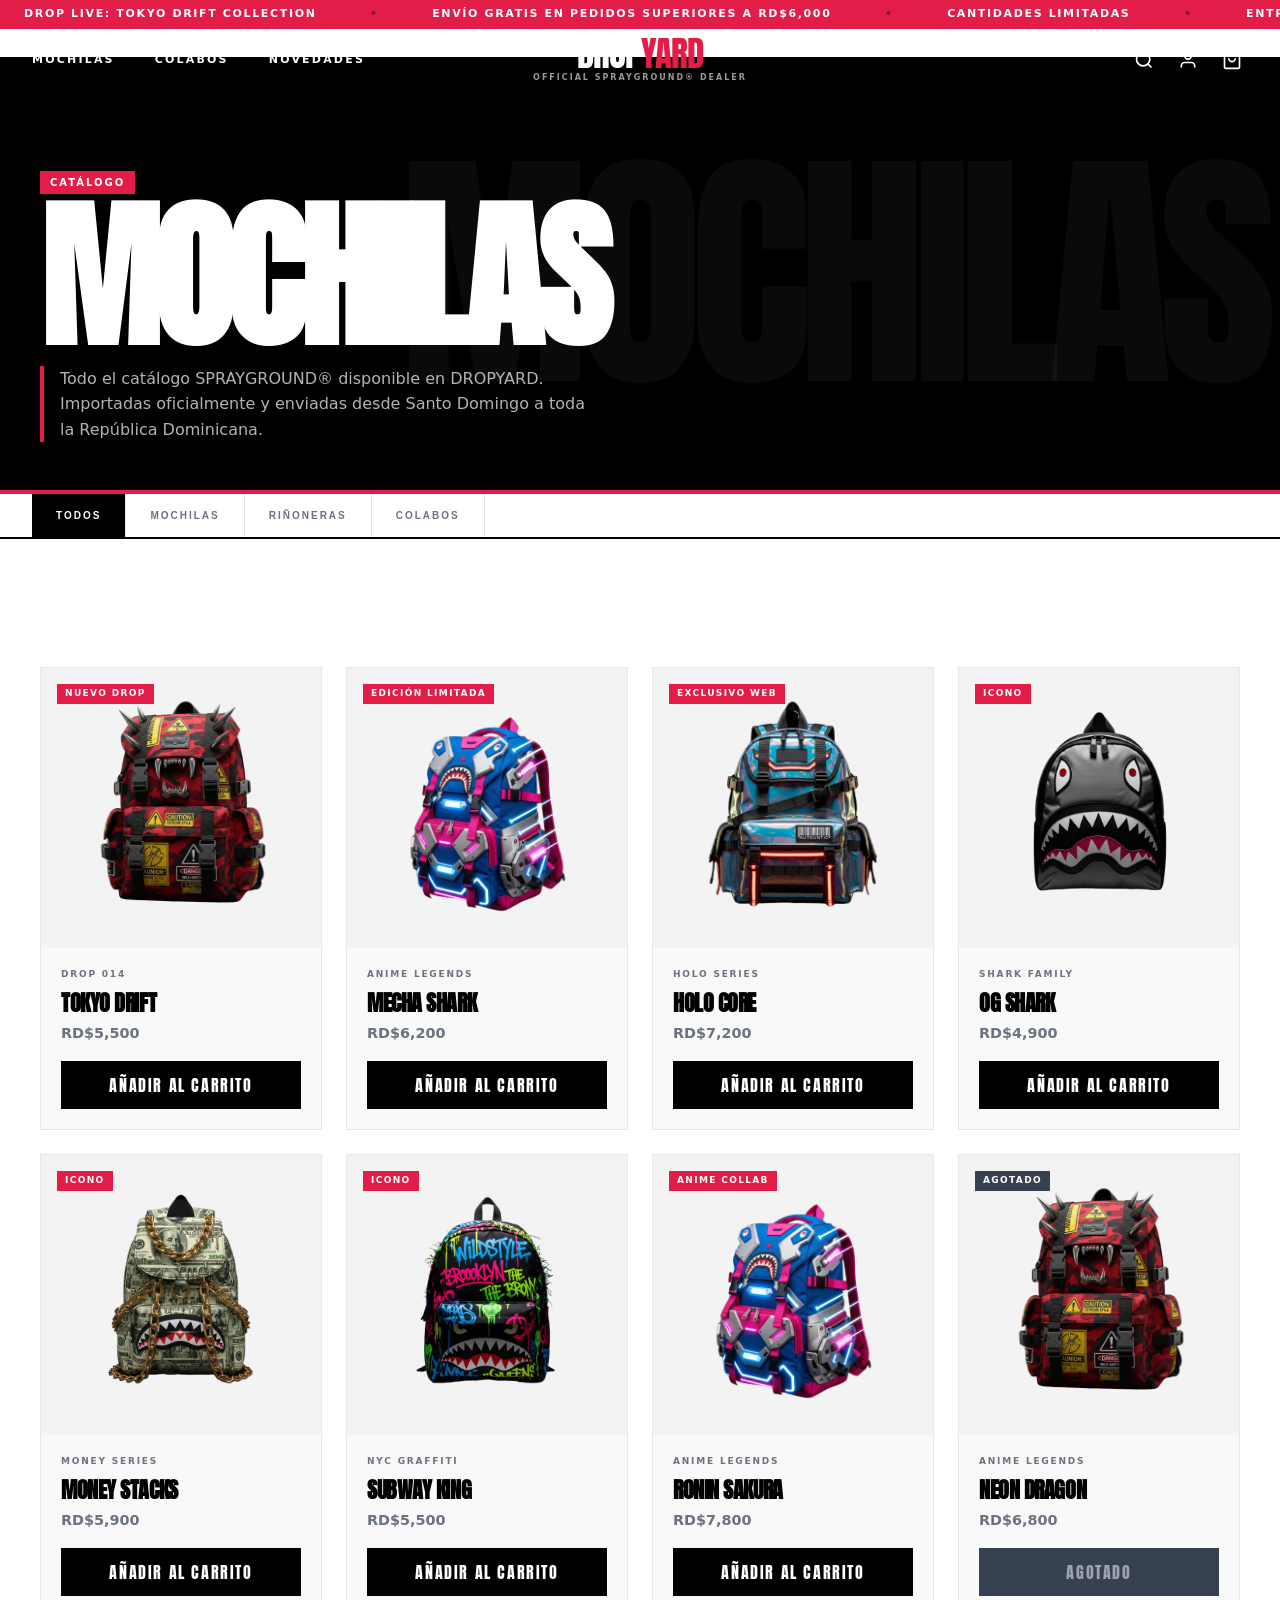
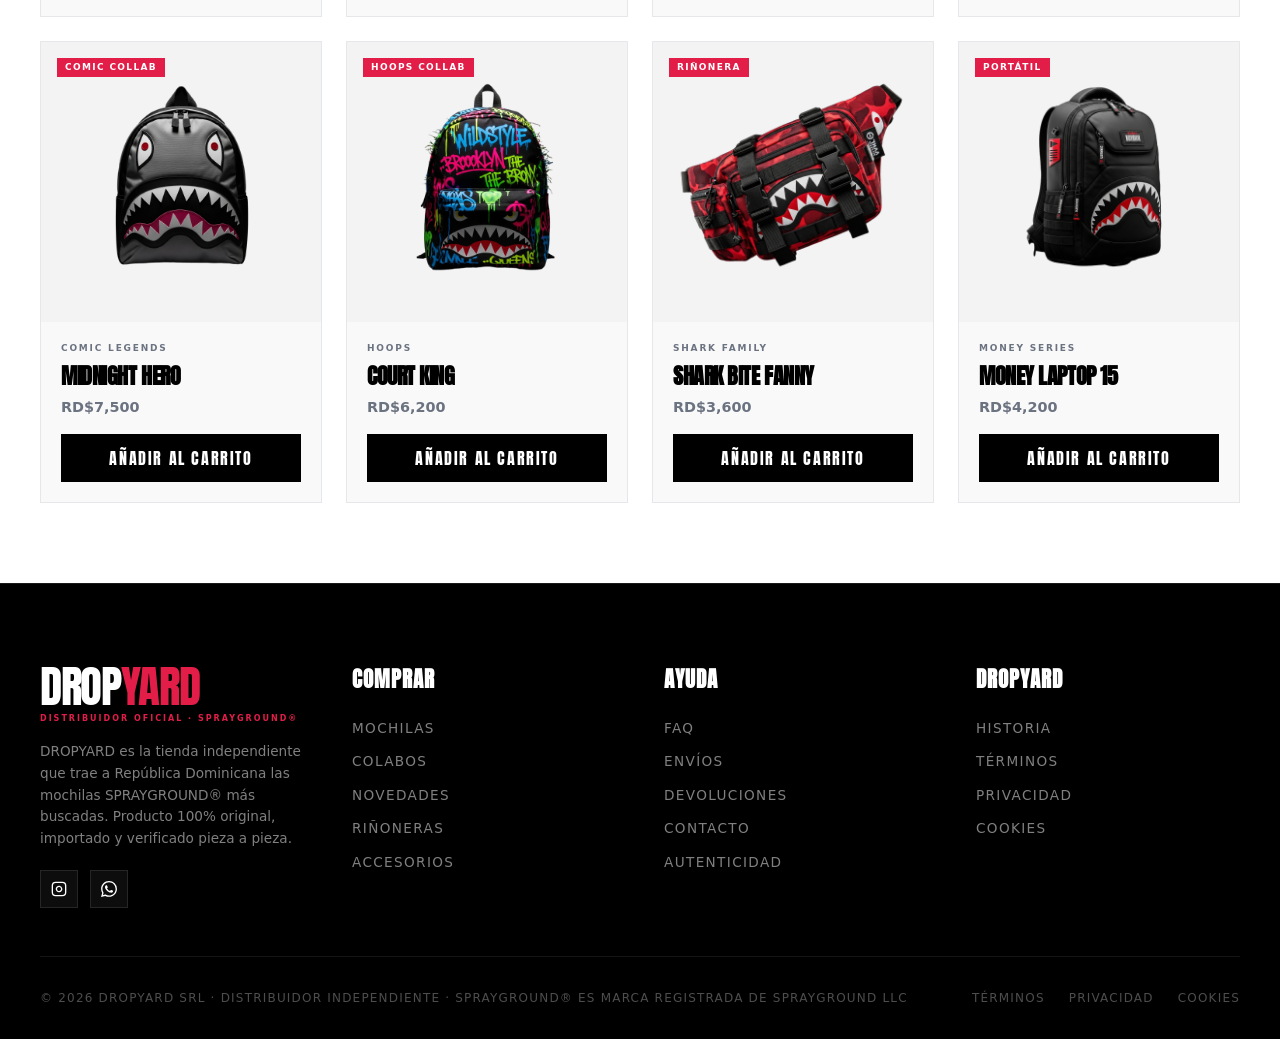
<file: mochilas.html>
<!DOCTYPE html>
<html lang="es">
<head>
  <meta charset="UTF-8">
  <meta name="viewport" content="width=device-width, initial-scale=1.0">
  <title>MOCHILAS | DROPYARD</title>
  <link rel="icon" href="favicon.svg">
  <link rel="stylesheet" href="css/style.css">
</head>
<body>

<main style="padding-top:28px;">
  <div class="page-header">
    <div class="page-header-bg">MOCHILAS</div>
    <div class="page-header-inner">
      <span class="page-eyebrow">CATÁLOGO</span>
      <h1 class="page-title">MOCHILAS</h1>
      <p class="page-subtitle">Todo el catálogo SPRAYGROUND® disponible en DROPYARD. Importadas oficialmente y enviadas desde Santo Domingo a toda la República Dominicana.</p>
    </div>
  </div>
  <div class="red-bar"></div>

  <div class="filter-bar">
    <button class="filter-btn active" data-cat="">TODOS</button>
    <button class="filter-btn" data-cat="MOCHILA">MOCHILAS</button>
    <button class="filter-btn" data-cat="RIÑONERA">RIÑONERAS</button>
    <button class="filter-btn" data-cat="COLABO">COLABOS</button>
  </div>

  <section class="products-section">
    <div class="container">
      <div class="product-grid" id="products-grid"></div>
    </div>
  </section>
</main>

<script src="js/products.js"></script>
<script src="js/cart.js"></script>
<script src="js/components.js"></script>
<script>
document.addEventListener("DOMContentLoaded", () => {
  const grid = document.getElementById("products-grid");
  grid.innerHTML = PRODUCTS.map(p => `<div data-cat="${p.category}">${renderProductCard(p).replace('<div class="product-card"','<div class="product-card"')}</div>`).join("");
});
</script>
</body>
</html>
</file>
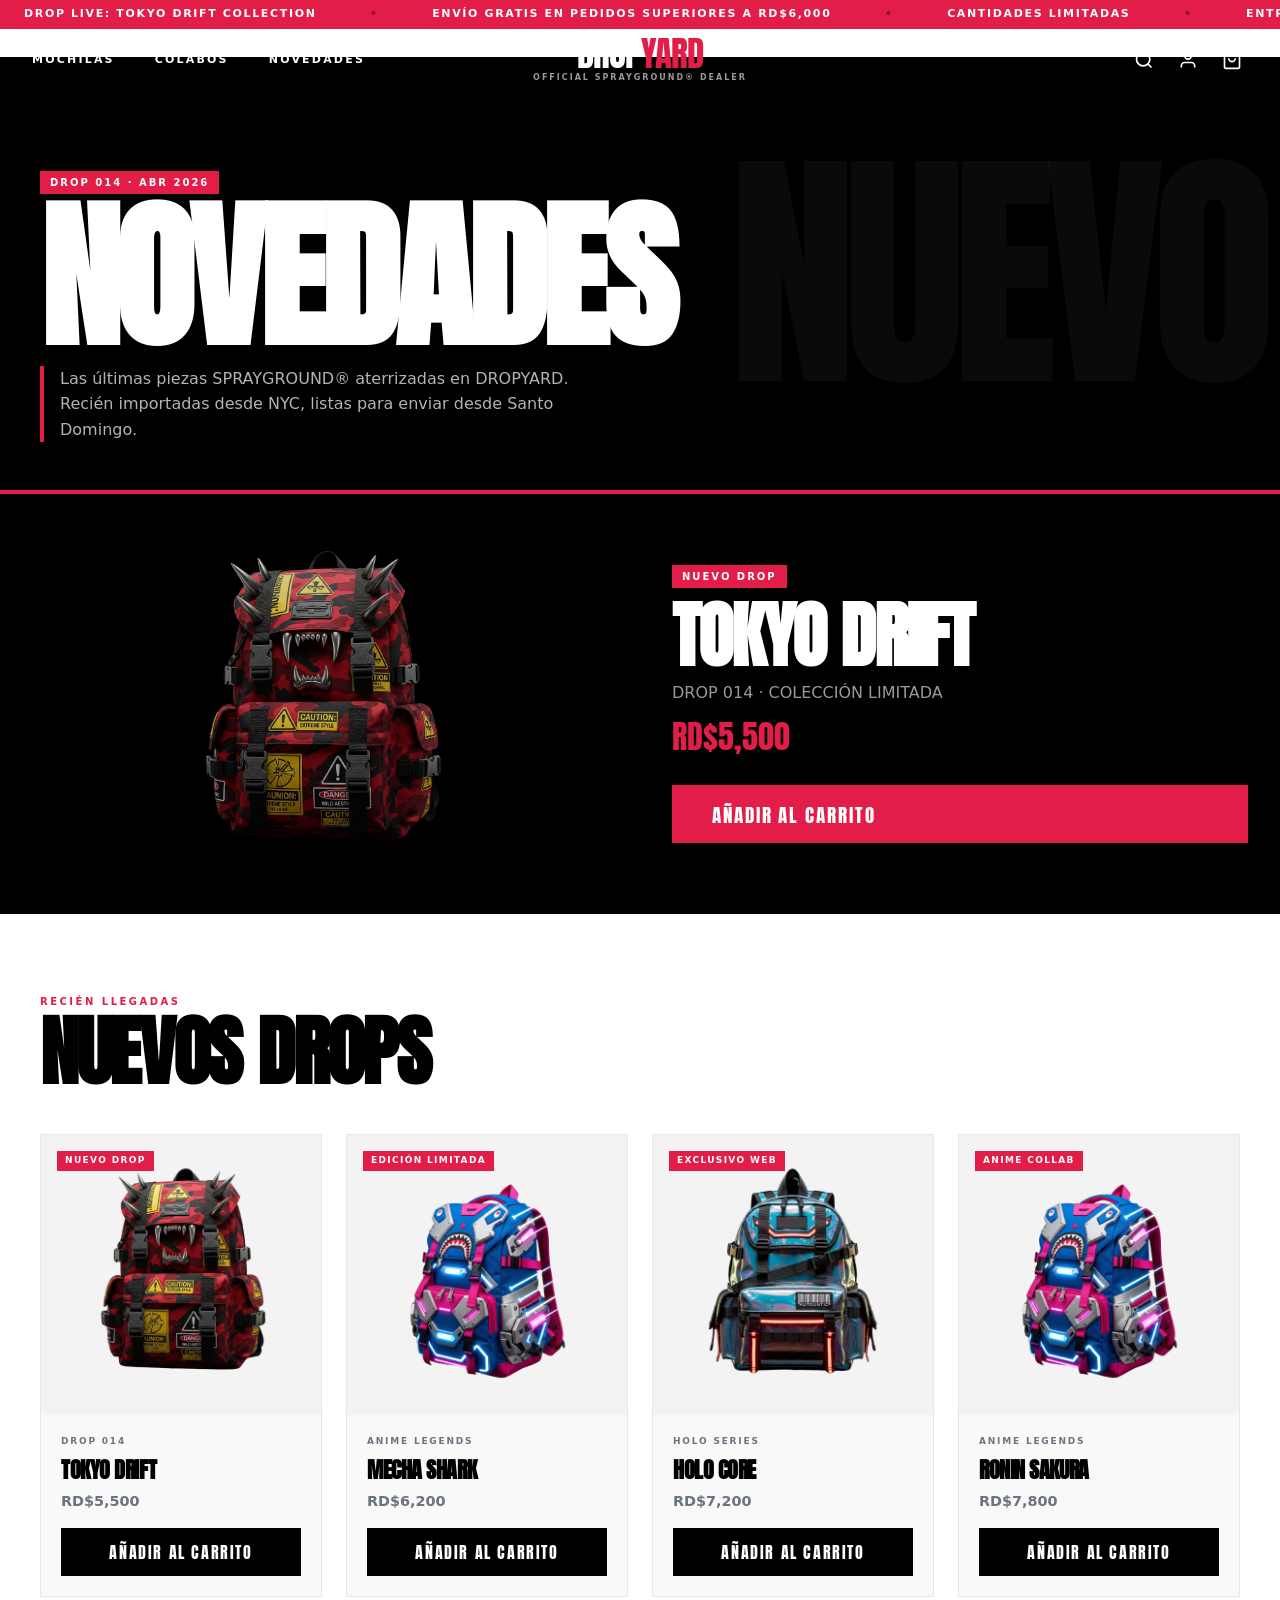
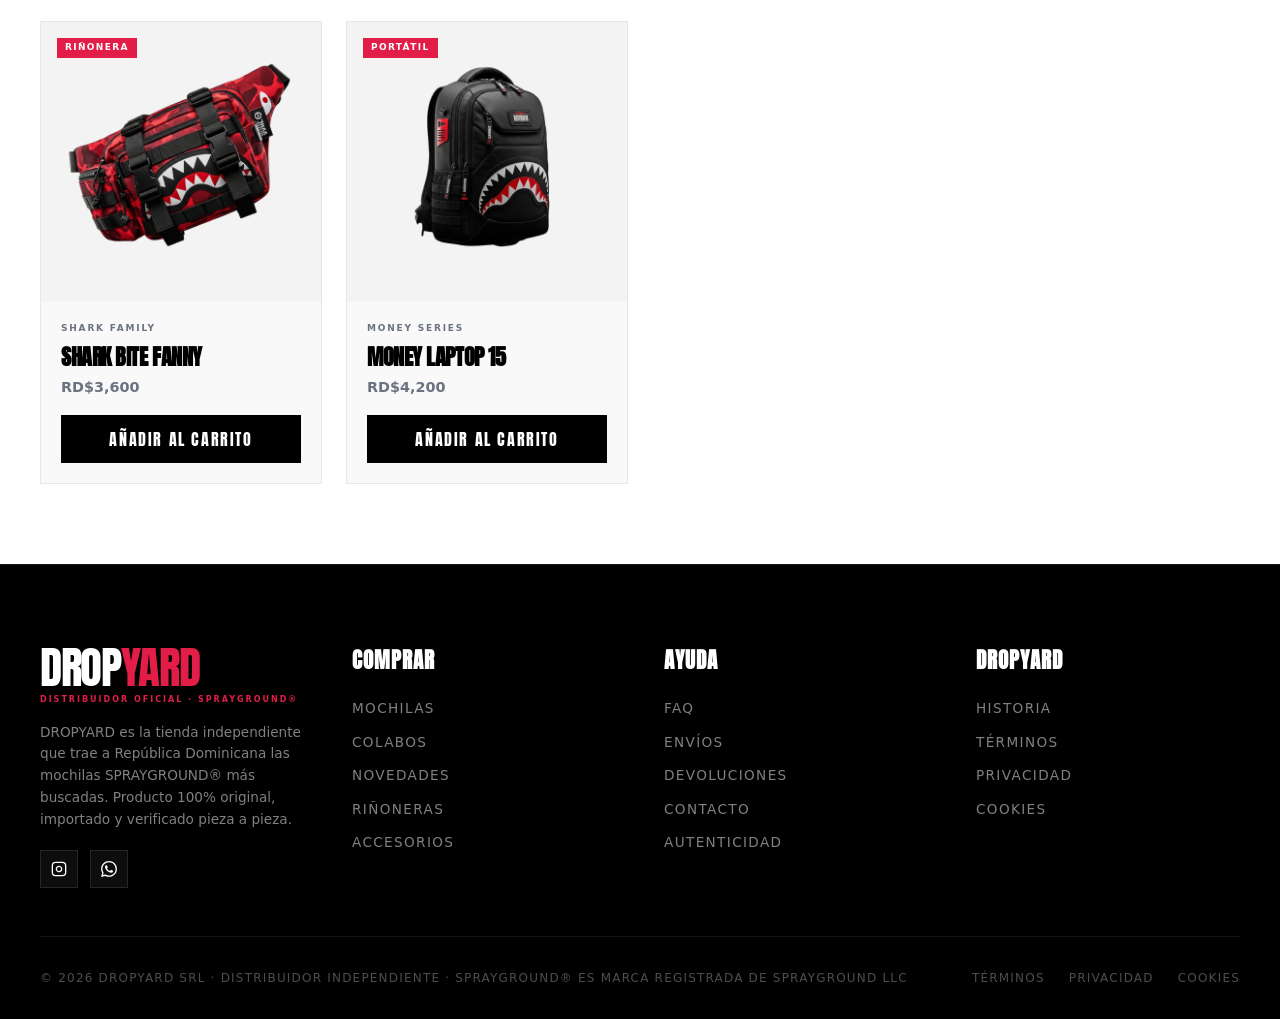
<file: novedades.html>
<!DOCTYPE html>
<html lang="es">
<head>
  <meta charset="UTF-8">
  <meta name="viewport" content="width=device-width, initial-scale=1.0">
  <title>NOVEDADES | DROPYARD</title>
  <link rel="icon" href="favicon.svg">
  <link rel="stylesheet" href="css/style.css">
</head>
<body>

<main style="padding-top:28px;">
  <div class="page-header">
    <div class="page-header-bg">NUEVO</div>
    <div class="page-header-inner">
      <span class="page-eyebrow">DROP 014 · ABR 2026</span>
      <h1 class="page-title">NOVEDADES</h1>
      <p class="page-subtitle">Las últimas piezas SPRAYGROUND® aterrizadas en DROPYARD. Recién importadas desde NYC, listas para enviar desde Santo Domingo.</p>
    </div>
  </div>
  <div class="red-bar"></div>

  <!-- Hero drop -->
  <div class="novedades-hero" style="display:grid;grid-template-columns:1fr 1fr;background:#000;min-height:420px;">
    <div style="position:relative;overflow:hidden;min-height:280px;">
      <img src="images/drop-1.png" alt="Tokyo Drift" style="position:absolute;inset:0;width:100%;height:100%;object-fit:contain;padding:2rem;opacity:.85;">
    </div>
    <div style="display:flex;flex-direction:column;justify-content:center;padding:3rem 2rem;color:#fff;">
      <span style="display:inline-block;background:#e11d48;color:#fff;font-size:10px;font-weight:700;letter-spacing:.2em;text-transform:uppercase;padding:4px 10px;margin-bottom:1rem;width:fit-content;">NUEVO DROP</span>
      <h2 style="font-family:'Anton',sans-serif;font-size:clamp(2.5rem,6vw,4.5rem);letter-spacing:-.03em;text-transform:uppercase;line-height:.9;margin-bottom:.75rem;">TOKYO DRIFT</h2>
      <p style="color:rgba(255,255,255,.6);font-size:1rem;margin-bottom:.5rem;">DROP 014 · COLECCIÓN LIMITADA</p>
      <p style="font-family:'Anton',sans-serif;font-size:2rem;color:#e11d48;margin-bottom:1.5rem;">RD$5,500</p>
      <button class="btn-primary" onclick="addToCart('tokyo-drift');toast('AÑADIDO','Tokyo Drift en tu carrito','success')">AÑADIR AL CARRITO</button>
    </div>
  </div>

  <section class="products-section">
    <div class="container">
      <p class="section-label">RECIÉN LLEGADAS</p>
      <h2 class="section-title">NUEVOS DROPS</h2>
      <div class="product-grid" id="new-grid"></div>
    </div>
  </section>
</main>

<script src="js/products.js"></script>
<script src="js/cart.js"></script>
<script src="js/components.js"></script>
<script>
document.addEventListener("DOMContentLoaded", () => {
  const newItems = PRODUCTS.filter(p => p.isNew);
  document.getElementById("new-grid").innerHTML = newItems.map(p => renderProductCard(p)).join("");
});
</script>
</body>
</html>
</file>
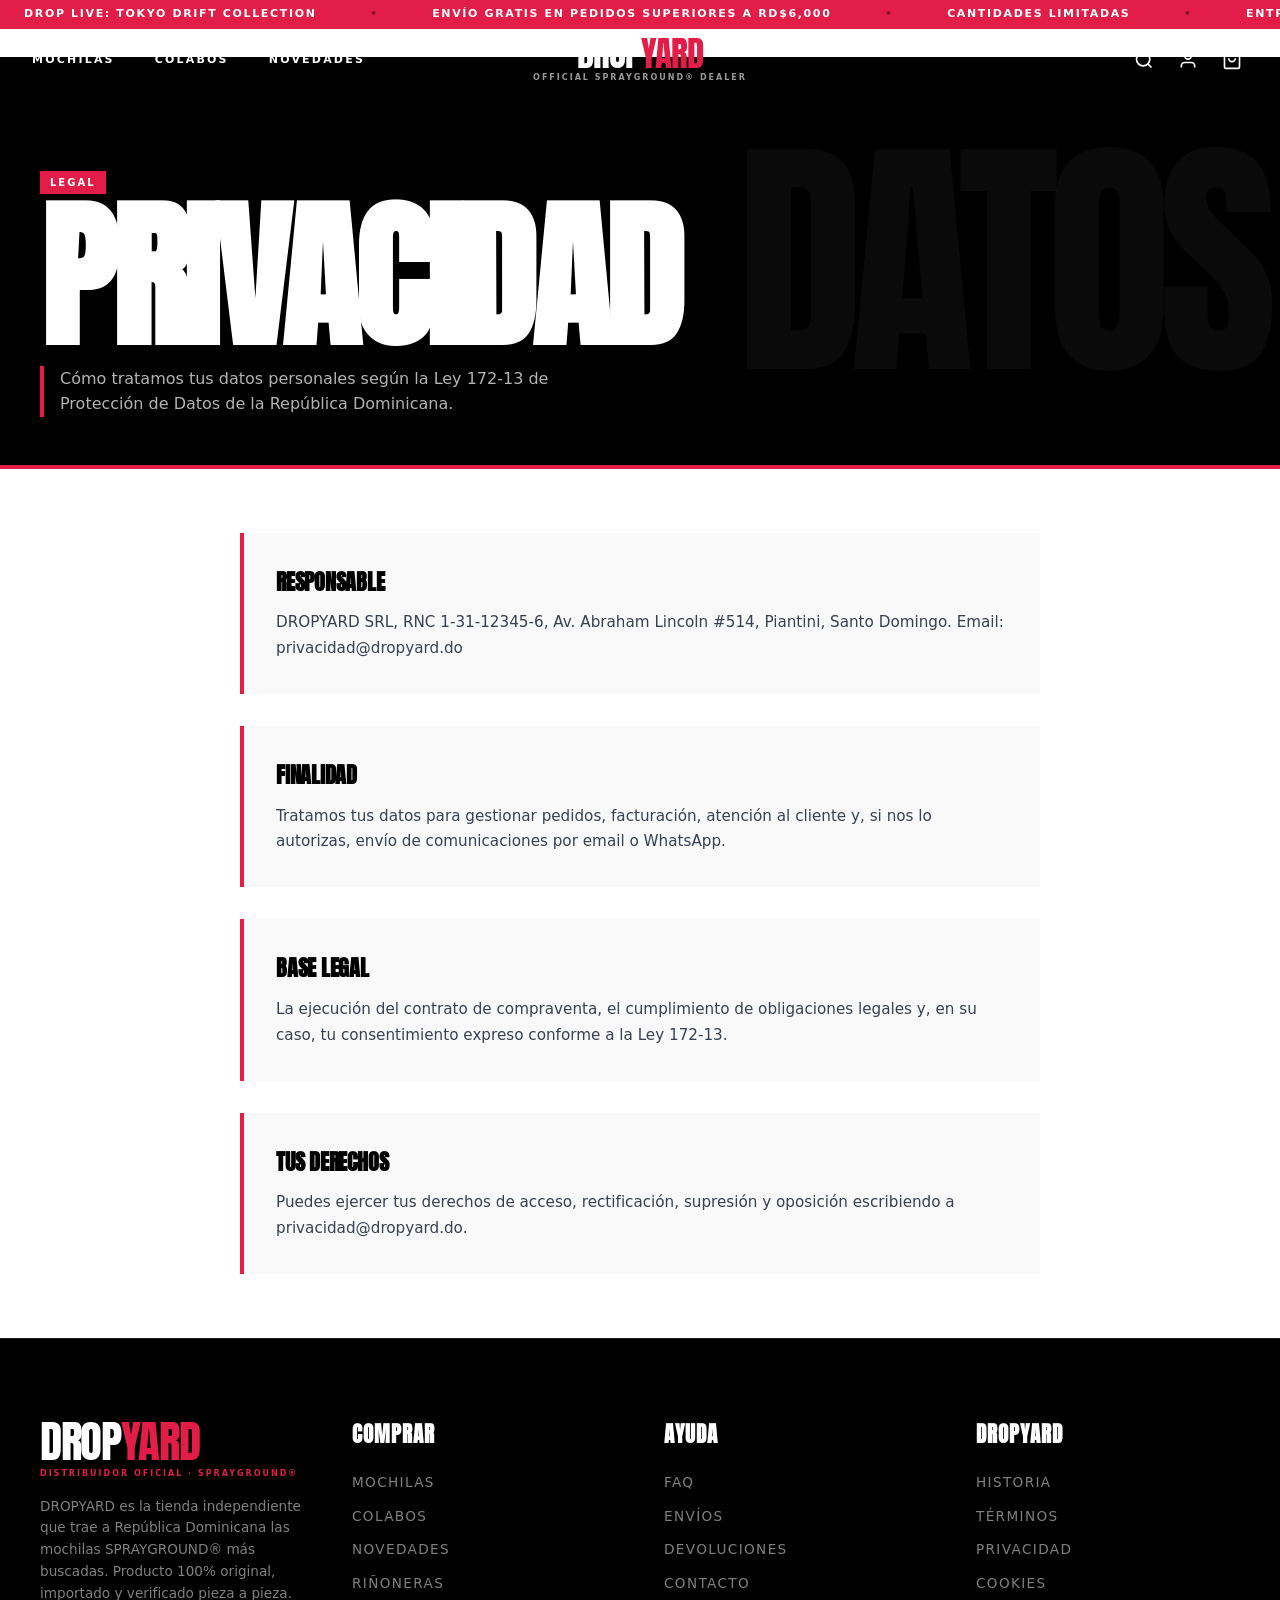
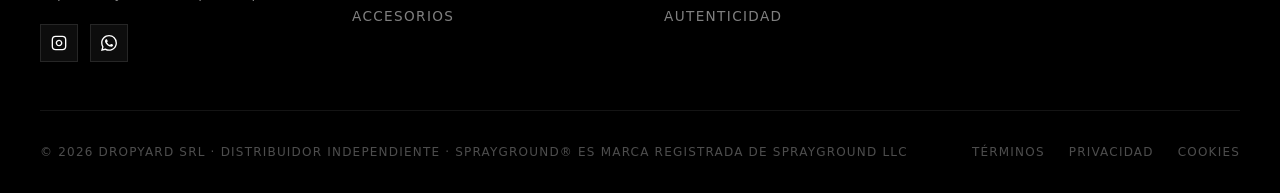
<file: privacidad.html>
<!DOCTYPE html>
<html lang="es">
<head>
  <meta charset="UTF-8">
  <meta name="viewport" content="width=device-width, initial-scale=1.0">
  <title>PRIVACIDAD | DROPYARD</title>
  <link rel="icon" href="favicon.svg">
  <link rel="stylesheet" href="css/style.css">
</head>
<body>
<main style="padding-top:28px;">
  <div class="page-header">
    <div class="page-header-bg">DATOS</div>
    <div class="page-header-inner">
      <span class="page-eyebrow">LEGAL</span>
      <h1 class="page-title">PRIVACIDAD</h1>
      <p class="page-subtitle">Cómo tratamos tus datos personales según la Ley 172-13 de Protección de Datos de la República Dominicana.</p>
    </div>
  </div>
  <div class="red-bar"></div>
  <section class="info-section">
    <div class="info-blocks">
      <div class="info-block"><h3>RESPONSABLE</h3><p>DROPYARD SRL, RNC 1-31-12345-6, Av. Abraham Lincoln #514, Piantini, Santo Domingo. Email: privacidad@dropyard.do</p></div>
      <div class="info-block"><h3>FINALIDAD</h3><p>Tratamos tus datos para gestionar pedidos, facturación, atención al cliente y, si nos lo autorizas, envío de comunicaciones por email o WhatsApp.</p></div>
      <div class="info-block"><h3>BASE LEGAL</h3><p>La ejecución del contrato de compraventa, el cumplimiento de obligaciones legales y, en su caso, tu consentimiento expreso conforme a la Ley 172-13.</p></div>
      <div class="info-block"><h3>TUS DERECHOS</h3><p>Puedes ejercer tus derechos de acceso, rectificación, supresión y oposición escribiendo a privacidad@dropyard.do.</p></div>
    </div>
  </section>
</main>
<script src="js/products.js"></script>
<script src="js/cart.js"></script>
<script src="js/components.js"></script>
</body>
</html>
</file>
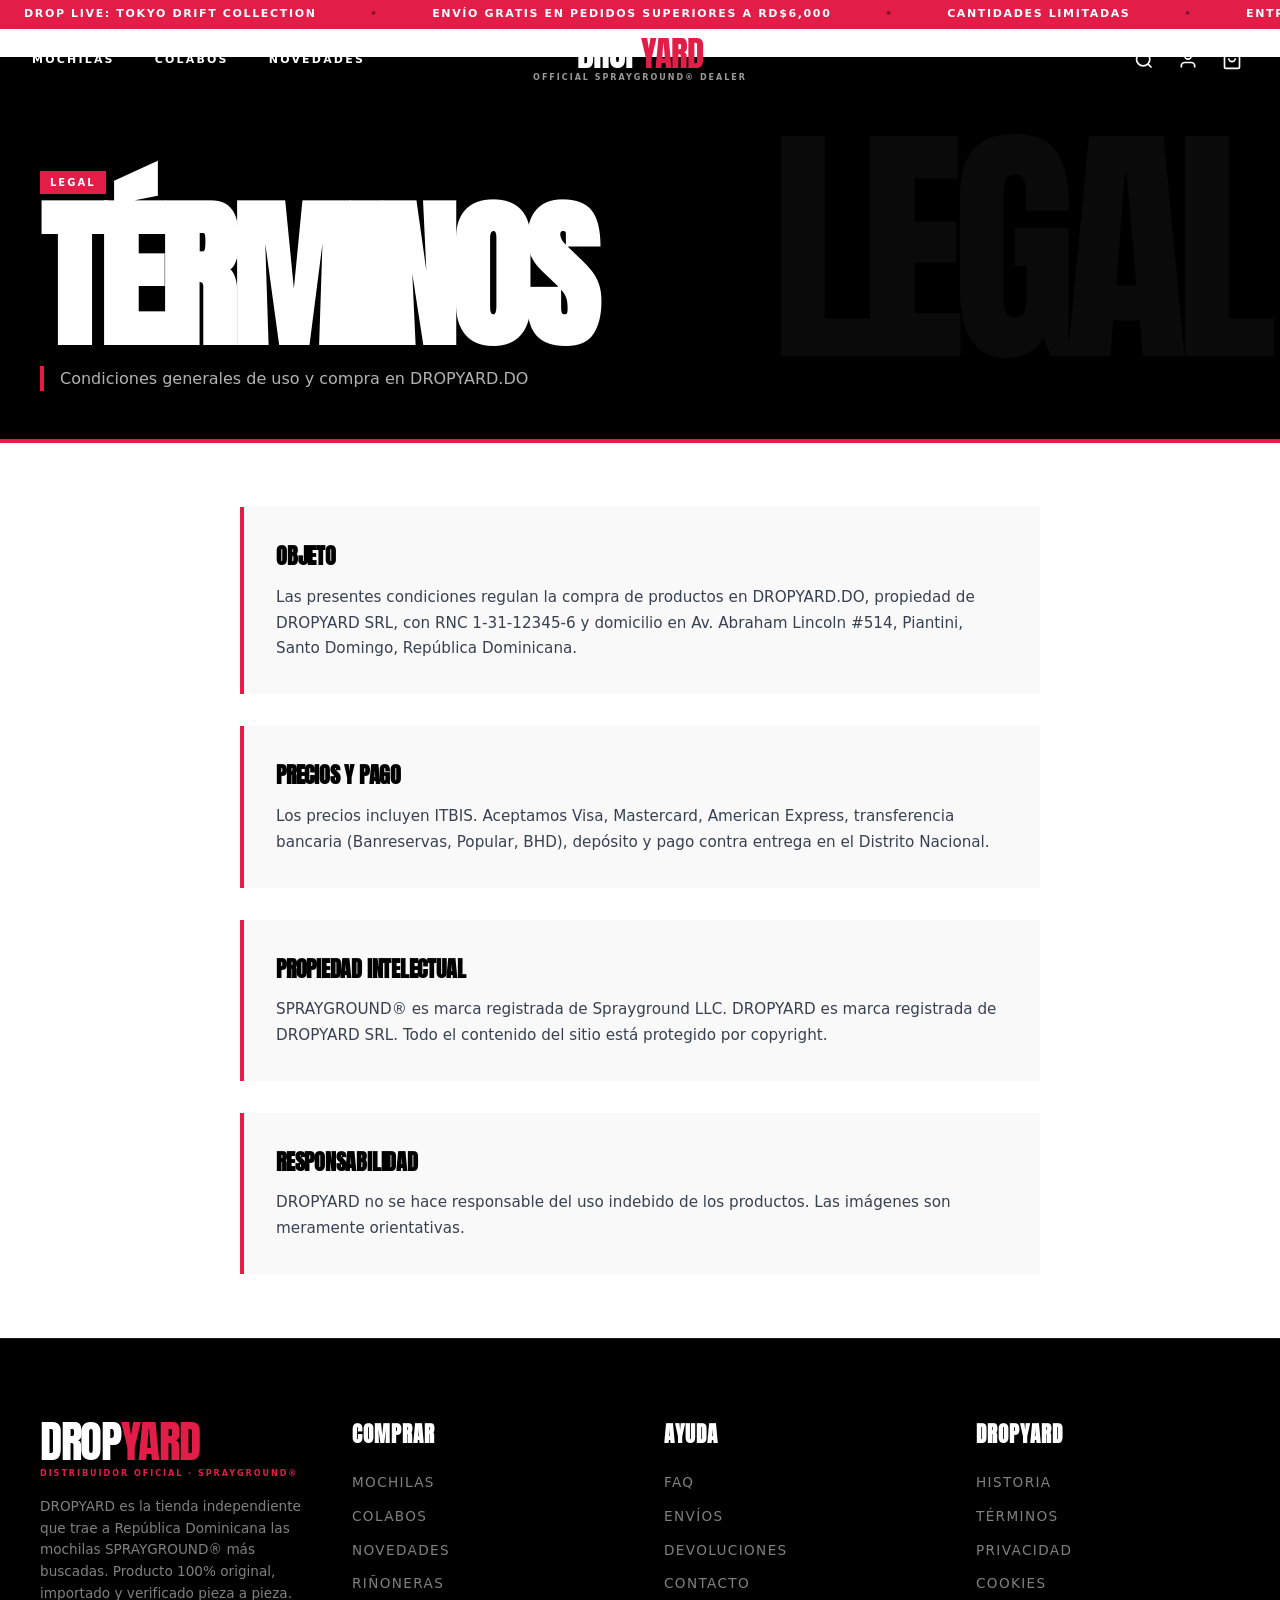
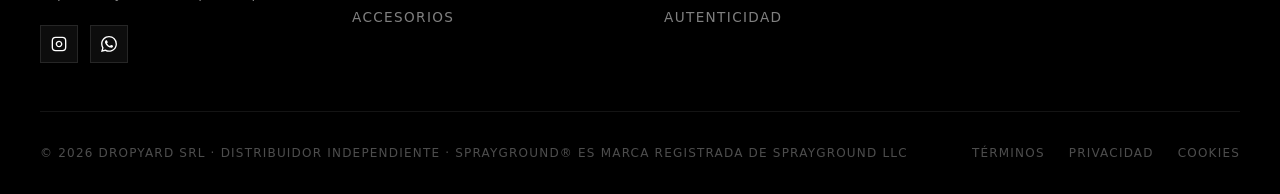
<file: terminos.html>
<!DOCTYPE html>
<html lang="es">
<head>
  <meta charset="UTF-8">
  <meta name="viewport" content="width=device-width, initial-scale=1.0">
  <title>TÉRMINOS | DROPYARD</title>
  <link rel="icon" href="favicon.svg">
  <link rel="stylesheet" href="css/style.css">
</head>
<body>
<main style="padding-top:28px;">
  <div class="page-header">
    <div class="page-header-bg">LEGAL</div>
    <div class="page-header-inner">
      <span class="page-eyebrow">LEGAL</span>
      <h1 class="page-title">TÉRMINOS</h1>
      <p class="page-subtitle">Condiciones generales de uso y compra en DROPYARD.DO</p>
    </div>
  </div>
  <div class="red-bar"></div>
  <section class="info-section">
    <div class="info-blocks">
      <div class="info-block"><h3>OBJETO</h3><p>Las presentes condiciones regulan la compra de productos en DROPYARD.DO, propiedad de DROPYARD SRL, con RNC 1-31-12345-6 y domicilio en Av. Abraham Lincoln #514, Piantini, Santo Domingo, República Dominicana.</p></div>
      <div class="info-block"><h3>PRECIOS Y PAGO</h3><p>Los precios incluyen ITBIS. Aceptamos Visa, Mastercard, American Express, transferencia bancaria (Banreservas, Popular, BHD), depósito y pago contra entrega en el Distrito Nacional.</p></div>
      <div class="info-block"><h3>PROPIEDAD INTELECTUAL</h3><p>SPRAYGROUND® es marca registrada de Sprayground LLC. DROPYARD es marca registrada de DROPYARD SRL. Todo el contenido del sitio está protegido por copyright.</p></div>
      <div class="info-block"><h3>RESPONSABILIDAD</h3><p>DROPYARD no se hace responsable del uso indebido de los productos. Las imágenes son meramente orientativas.</p></div>
    </div>
  </section>
</main>
<script src="js/products.js"></script>
<script src="js/cart.js"></script>
<script src="js/components.js"></script>
</body>
</html>
</file>
<file: css/style.css>
@font-face {
  font-family: 'Anton';
  font-style: normal;
  font-weight: 400;
  font-display: block;
  src: url('../fonts/Anton-400.woff2') format('woff2');
}
@font-face {
  font-family: 'Inter';
  font-style: normal;
  font-weight: 400;
  font-display: block;
  src: url('../fonts/Inter-400.woff2') format('woff2');
}

:root {
  --red: #e11d48;
  --black: #000;
  --white: #fff;
  --gray: #111;
  --muted: #6b7280;
}

*, *::before, *::after { box-sizing: border-box; margin: 0; padding: 0; }

html {
  scroll-behavior: smooth;
  font-size: 16px;
}

body {
  font-family: 'Roboto', system-ui, -apple-system, BlinkMacSystemFont, 'Segoe UI', sans-serif;
  font-size: 1rem;
  line-height: 1.5;
  background: #fff;
  color: #000;
  overflow-x: hidden;
}

.font-display { font-family: 'Anton', sans-serif; }

/* ── MARQUEE ─────────────────────────────────── */
.marquee-wrap {
  background: var(--red);
  color: #fff;
  overflow: hidden;
  white-space: nowrap;
  padding: 6px 0;
  font-size: 11px;
  font-weight: 700;
  letter-spacing: 0.15em;
  text-transform: uppercase;
  position: relative;
  z-index: 50;
}
.marquee-track {
  display: inline-block;
  animation: marquee 28s linear infinite;
}
.marquee-track span { margin: 0 1.5rem; }
.marquee-dot { color: rgba(0,0,0,.4); }
@keyframes marquee {
  0%   { transform: translateX(0); }
  100% { transform: translateX(-50%); }
}

/* ── NAVBAR ──────────────────────────────────── */
#navbar {
  position: fixed;
  top: 28px;
  left: 0; right: 0;
  z-index: 40;
  transition: background .3s, box-shadow .3s;
}
#navbar.scrolled {
  background: rgba(0,0,0,.95);
  backdrop-filter: blur(12px);
  box-shadow: 0 1px 0 rgba(255,255,255,.08);
}
#navbar.at-top { background: transparent; }
.nav-inner {
  display: flex;
  align-items: center;
  justify-content: space-between;
  padding: 0 2rem;
  height: 64px;
}
.nav-left { display: flex; gap: 2.5rem; }
.nav-left a {
  color: #fff;
  text-decoration: none;
  font-size: 11px;
  font-weight: 700;
  letter-spacing: .2em;
  text-transform: uppercase;
  transition: color .2s;
}
.nav-left a:hover { color: var(--red); }
.nav-logo {
  position: absolute;
  left: 50%;
  transform: translateX(-50%);
  text-align: center;
  text-decoration: none;
}
.nav-logo-text {
  font-family: 'Anton', sans-serif;
  font-size: 2.2rem;
  letter-spacing: -.03em;
  color: #fff;
  line-height: 1;
}
.nav-logo-text .red { color: var(--red); }
.nav-tagline {
  font-size: 8px;
  font-weight: 700;
  letter-spacing: .25em;
  color: rgba(255,255,255,.6);
  text-transform: uppercase;
}
.nav-right { display: flex; align-items: center; gap: .75rem; }
.nav-icon-btn {
  background: none;
  border: none;
  cursor: pointer;
  color: #fff;
  padding: 6px;
  display: flex;
  align-items: center;
  justify-content: center;
  transition: color .2s;
  position: relative;
}
.nav-icon-btn:hover { color: var(--red); }
.cart-badge {
  position: absolute;
  top: -2px; right: -2px;
  background: var(--red);
  color: #fff;
  font-size: 9px;
  font-weight: 700;
  width: 16px; height: 16px;
  border-radius: 50%;
  display: flex; align-items: center; justify-content: center;
  display: none;
}
.cart-badge.visible { display: flex; }

/* mobile menu btn */
.mobile-menu-btn {
  display: none;
  background: none;
  border: none;
  cursor: pointer;
  color: #fff;
  padding: 6px;
}
@media(max-width:768px){
  .nav-left { display: none; }
  .mobile-menu-btn { display: flex; }
}

/* Mobile menu drawer */
#mobile-menu {
  display: none;
  position: fixed;
  inset: 0;
  z-index: 100;
  background: #000;
  flex-direction: column;
  padding: 2rem;
}
#mobile-menu.open { display: flex; }
.mobile-menu-close {
  align-self: flex-end;
  background: none;
  border: none;
  color: #fff;
  cursor: pointer;
  margin-bottom: 2rem;
}
.mobile-menu-links { display: flex; flex-direction: column; gap: 1.5rem; }
.mobile-menu-links a {
  font-family: 'Anton', sans-serif;
  font-size: 3rem;
  letter-spacing: -.02em;
  color: #fff;
  text-decoration: none;
  text-transform: uppercase;
}
.mobile-menu-links a:hover { color: var(--red); }

/* ── HERO ────────────────────────────────────── */
.hero {
  position: relative;
  height: 100svh;
  min-height: 600px;
  background: #000;
  overflow: hidden;
  display: flex;
  align-items: center;
  justify-content: center;
}
.hero-bg-text {
  position: absolute;
  inset: 0;
  display: flex;
  align-items: center;
  justify-content: center;
  font-family: 'Anton', sans-serif;
  font-size: clamp(3rem, 10vw, 9rem);
  letter-spacing: -.05em;
  color: rgba(255,255,255,.06);
  user-select: none;
  pointer-events: none;
  overflow: hidden;
  white-space: nowrap;
}
.hero-bag {
  position: relative;
  z-index: 2;
  max-height: 72vh;
  max-width: 60vw;
  object-fit: contain;
  filter: drop-shadow(0 0 60px rgba(225,29,72,.25));
  animation: float 5s ease-in-out infinite;
}
@keyframes float {
  0%,100% { transform: translateY(0); }
  50% { transform: translateY(-14px); }
}
.hero-bottom {
  position: absolute;
  bottom: 2.5rem;
  left: 0; right: 0;
  padding: 0 2rem;
  display: flex;
  align-items: flex-end;
  justify-content: space-between;
}
.hero-bottom-left p { color: rgba(255,255,255,.6); font-size: .75rem; font-weight: 600; text-transform: uppercase; letter-spacing: .15em; }
.hero-bottom-left h3 { font-family: 'Anton', sans-serif; color: #fff; font-size: 2rem; letter-spacing: -.02em; }
.hero-bottom-right { text-align: right; }
.hero-bottom-right .drop-num { font-family: 'Anton', sans-serif; color: #fff; font-size: 2rem; }
.hero-bottom-right p { color: rgba(255,255,255,.5); font-size: .65rem; font-weight: 700; letter-spacing: .2em; text-transform: uppercase; }
.hero-cta-wrap {
  position: absolute;
  bottom: 2.5rem;
  left: 50%;
  transform: translateX(-50%);
}
.btn-primary {
  display: inline-flex;
  align-items: center;
  gap: .5rem;
  background: var(--red);
  color: #fff;
  font-family: 'Anton', sans-serif;
  font-size: 1.2rem;
  letter-spacing: .1em;
  text-transform: uppercase;
  padding: .9rem 2.5rem;
  border: none;
  cursor: pointer;
  text-decoration: none;
  transition: background .2s, color .2s;
  white-space: nowrap;
}
.btn-primary:hover { background: #fff; color: #000; }
.btn-secondary {
  display: inline-flex;
  align-items: center;
  gap: .5rem;
  background: #000;
  color: #fff;
  font-family: 'Anton', sans-serif;
  font-size: 1.1rem;
  letter-spacing: .1em;
  text-transform: uppercase;
  padding: .9rem 2.5rem;
  border: 2px solid #fff;
  cursor: pointer;
  text-decoration: none;
  transition: background .2s, color .2s, border-color .2s;
  white-space: nowrap;
}
.btn-secondary:hover { background: #fff; color: #000; }
.btn-outline-red {
  display: inline-flex;
  align-items: center;
  gap: .5rem;
  background: transparent;
  color: var(--red);
  font-family: 'Anton', sans-serif;
  font-size: 1rem;
  letter-spacing: .1em;
  text-transform: uppercase;
  padding: .7rem 2rem;
  border: 2px solid var(--red);
  cursor: pointer;
  text-decoration: none;
  transition: background .2s, color .2s;
}
.btn-outline-red:hover { background: var(--red); color: #fff; }

/* ── PAGE HEADER ─────────────────────────────── */
.page-header {
  background: #000;
  color: #fff;
  padding: 7rem 2rem 0;
  position: relative;
  overflow: hidden;
}
.page-header-bg {
  position: absolute;
  inset: 0;
  font-family: 'Anton', sans-serif;
  font-size: clamp(5rem,20vw,16rem);
  color: rgba(255,255,255,.04);
  display: flex;
  align-items: center;
  justify-content: flex-end;
  padding-right: 1rem;
  pointer-events: none;
  letter-spacing: -.05em;
}
.page-header-inner { position: relative; z-index: 1; max-width: 1200px; margin: 0 auto; padding-bottom: 3rem; }
.page-eyebrow {
  display: inline-block;
  background: var(--red);
  color: #fff;
  font-size: 10px;
  font-weight: 700;
  letter-spacing: .2em;
  text-transform: uppercase;
  padding: 4px 10px;
  margin-bottom: .75rem;
}
.page-title {
  font-family: 'Anton', sans-serif;
  font-size: clamp(4rem,14vw,10rem);
  letter-spacing: -.03em;
  line-height: .9;
  text-transform: uppercase;
  margin-bottom: 1rem;
}
.page-subtitle {
  color: rgba(255,255,255,.7);
  font-size: 1rem;
  font-weight: 500;
  max-width: 560px;
  line-height: 1.6;
  border-left: 4px solid var(--red);
  padding-left: 1rem;
}
.red-bar { height: 4px; background: var(--red); margin-top: 0; }

/* ── SECTION TITLES ──────────────────────────── */
.section-label {
  font-size: 10px;
  font-weight: 700;
  letter-spacing: .25em;
  text-transform: uppercase;
  color: var(--red);
  margin-bottom: .5rem;
}
.section-title {
  font-family: 'Anton', sans-serif;
  font-size: clamp(2.5rem,6vw,5rem);
  letter-spacing: -.03em;
  text-transform: uppercase;
  line-height: .9;
}

/* ── PRODUCT GRID ────────────────────────────── */
.products-section {
  background: #fff;
  padding: 5rem 2rem;
}
.products-section.dark {
  background: #000;
}
.container { max-width: 1200px; margin: 0 auto; }
.product-grid {
  display: grid;
  grid-template-columns: repeat(auto-fill, minmax(260px,1fr));
  gap: 1.5rem;
  margin-top: 3rem;
}
.product-card {
  background: #f9f9f9;
  border: 1px solid #e5e7eb;
  position: relative;
  overflow: hidden;
  transition: border-color .2s;
}
.product-card:hover { border-color: #000; }
.product-card.dark-card {
  background: #111;
  border-color: rgba(255,255,255,.08);
}
.product-card.dark-card:hover { border-color: rgba(255,255,255,.3); }
.product-tag {
  position: absolute;
  top: 1rem; left: 1rem;
  background: var(--red);
  color: #fff;
  font-size: 9px;
  font-weight: 700;
  letter-spacing: .15em;
  text-transform: uppercase;
  padding: 3px 8px;
  z-index: 2;
}
.product-tag.sold-out {
  background: #374151;
}
.product-img-wrap {
  aspect-ratio: 1;
  overflow: hidden;
  background: #f3f3f3;
  display: flex;
  align-items: center;
  justify-content: center;
  position: relative;
  z-index: 1;
}
.dark-card .product-img-wrap { background: #1a1a1a; }
.product-img-wrap img {
  width: 100%;
  height: 100%;
  object-fit: contain;
  padding: 1rem;
  transition: transform .4s;
}
.product-card:hover .product-img-wrap img { transform: scale(1.06); }
.product-info { padding: 1.25rem; }
.product-collection {
  font-size: 9px;
  font-weight: 700;
  letter-spacing: .2em;
  text-transform: uppercase;
  color: var(--muted);
  margin-bottom: .25rem;
}
.dark-card .product-collection { color: rgba(255,255,255,.4); }
.product-name {
  font-family: 'Anton', sans-serif;
  font-size: 1.4rem;
  letter-spacing: -.02em;
  text-transform: uppercase;
  margin-bottom: .25rem;
  color: #000;
}
.dark-card .product-name { color: #fff; }
.product-price {
  font-size: .9rem;
  font-weight: 700;
  color: var(--muted);
  margin-bottom: 1rem;
}
.dark-card .product-price { color: rgba(255,255,255,.5); }
.add-to-cart-btn {
  width: 100%;
  background: #000;
  color: #fff;
  border: none;
  font-family: 'Anton', sans-serif;
  font-size: 1rem;
  letter-spacing: .1em;
  text-transform: uppercase;
  padding: .75rem;
  cursor: pointer;
  transition: background .2s, color .2s;
  position: relative;
  z-index: 3;
}
.dark-card .add-to-cart-btn { background: #fff; color: #000; }
.add-to-cart-btn:hover { background: var(--red); color: #fff; }
.add-to-cart-btn:disabled { background: #374151; color: #9ca3af; cursor: not-allowed; }

/* ── CART DRAWER ─────────────────────────────── */
#cart-overlay {
  display: none;
  position: fixed;
  inset: 0;
  background: rgba(0,0,0,.7);
  z-index: 200;
  backdrop-filter: blur(4px);
}
#cart-overlay.open { display: block; }
#cart-drawer {
  position: fixed;
  top: 0; right: 0; bottom: 0;
  width: min(420px, 100vw);
  background: #000;
  color: #fff;
  z-index: 201;
  display: flex;
  flex-direction: column;
  transform: translateX(100%);
  transition: transform .35s cubic-bezier(.4,0,.2,1);
}
#cart-drawer.open { transform: translateX(0); }
.cart-header {
  display: flex;
  align-items: center;
  justify-content: space-between;
  padding: 1.5rem;
  border-bottom: 1px solid rgba(255,255,255,.1);
}
.cart-header h2 {
  font-family: 'Anton', sans-serif;
  font-size: 1.8rem;
  letter-spacing: -.02em;
  text-transform: uppercase;
}
.cart-close-btn {
  background: none;
  border: none;
  color: #fff;
  cursor: pointer;
  padding: 4px;
  transition: color .2s;
}
.cart-close-btn:hover { color: var(--red); }
.cart-items {
  flex: 1;
  overflow-y: auto;
  padding: 1rem 1.5rem;
}
.cart-empty {
  display: flex;
  flex-direction: column;
  align-items: center;
  justify-content: center;
  height: 100%;
  gap: 1rem;
  color: rgba(255,255,255,.5);
  text-align: center;
}
.cart-empty p { font-size: .9rem; text-transform: uppercase; letter-spacing: .1em; font-weight: 600; }
.cart-item {
  display: flex;
  gap: 1rem;
  padding: 1rem 0;
  border-bottom: 1px solid rgba(255,255,255,.08);
}
.cart-item-img {
  width: 70px; height: 70px;
  background: #111;
  display: flex; align-items: center; justify-content: center;
  flex-shrink: 0;
  overflow: hidden;
}
.cart-item-img img { width: 100%; height: 100%; object-fit: contain; padding: 6px; }
.cart-item-info { flex: 1; min-width: 0; }
.cart-item-name {
  font-family: 'Anton', sans-serif;
  font-size: 1rem;
  letter-spacing: -.01em;
  text-transform: uppercase;
  white-space: nowrap;
  overflow: hidden;
  text-overflow: ellipsis;
}
.cart-item-price { font-size: .8rem; color: rgba(255,255,255,.5); margin-top: 2px; }
.cart-item-controls {
  display: flex;
  align-items: center;
  gap: .5rem;
  margin-top: .5rem;
}
.qty-btn {
  width: 24px; height: 24px;
  background: rgba(255,255,255,.1);
  border: none;
  color: #fff;
  cursor: pointer;
  font-size: .9rem;
  display: flex; align-items: center; justify-content: center;
  transition: background .2s;
}
.qty-btn:hover { background: var(--red); }
.qty-num { font-size: .85rem; font-weight: 600; min-width: 20px; text-align: center; }
.remove-btn {
  background: none; border: none; color: rgba(255,255,255,.4); cursor: pointer;
  font-size: .7rem; margin-left: auto; transition: color .2s;
  padding: 4px;
}
.remove-btn:hover { color: var(--red); }
.cart-footer {
  padding: 1.5rem;
  border-top: 1px solid rgba(255,255,255,.1);
}
.cart-row {
  display: flex;
  justify-content: space-between;
  font-size: .8rem;
  font-weight: 600;
  text-transform: uppercase;
  letter-spacing: .1em;
  color: rgba(255,255,255,.6);
  margin-bottom: .5rem;
}
.cart-total-row {
  display: flex;
  justify-content: space-between;
  font-family: 'Anton', sans-serif;
  font-size: 1.8rem;
  letter-spacing: -.02em;
  text-transform: uppercase;
  color: #fff;
  padding-top: .75rem;
  border-top: 1px solid rgba(255,255,255,.1);
  margin-bottom: 1rem;
}
.cart-total-row .total-price { color: var(--red); }
.free-shipping-hint {
  font-size: 10px;
  font-weight: 700;
  letter-spacing: .1em;
  text-transform: uppercase;
  color: var(--red);
  margin-bottom: .75rem;
}
.checkout-btn {
  width: 100%;
  background: var(--red);
  color: #fff;
  border: none;
  font-family: 'Anton', sans-serif;
  font-size: 1.2rem;
  letter-spacing: .1em;
  text-transform: uppercase;
  padding: 1rem;
  cursor: pointer;
  transition: background .2s;
  margin-bottom: .5rem;
}
.checkout-btn:hover { background: #fff; color: #000; }

/* ── SEARCH MODAL ────────────────────────────── */
#search-overlay {
  display: none;
  position: fixed;
  inset: 0;
  background: rgba(0,0,0,.92);
  z-index: 300;
  backdrop-filter: blur(8px);
  align-items: flex-start;
  justify-content: center;
  padding-top: 8rem;
}
#search-overlay.open { display: flex; }
.search-box {
  background: #111;
  width: min(600px,90vw);
  padding: 2rem;
  position: relative;
}
.search-input {
  width: 100%;
  background: transparent;
  border: none;
  border-bottom: 2px solid var(--red);
  color: #fff;
  font-family: 'Anton', sans-serif;
  font-size: 2rem;
  letter-spacing: -.02em;
  text-transform: uppercase;
  padding: .5rem 0;
  outline: none;
}
.search-input::placeholder { color: rgba(255,255,255,.25); }
.search-close {
  position: absolute;
  top: 1rem; right: 1rem;
  background: none; border: none; color: #fff; cursor: pointer; font-size: 1.2rem;
}
.search-results {
  margin-top: 1.5rem;
  display: flex;
  flex-direction: column;
  gap: .5rem;
  max-height: 340px;
  overflow-y: auto;
}
.search-result-item {
  display: flex;
  align-items: center;
  gap: 1rem;
  padding: .75rem;
  background: rgba(255,255,255,.05);
  text-decoration: none;
  color: #fff;
  transition: background .2s;
  cursor: pointer;
}
.search-result-item:hover { background: rgba(225,29,72,.15); }
.search-result-img {
  width: 40px; height: 40px;
  background: #222;
  display: flex; align-items: center; justify-content: center;
  flex-shrink: 0;
}
.search-result-img img { width: 100%; height: 100%; object-fit: contain; padding: 4px; }
.search-result-name {
  font-family: 'Anton', sans-serif;
  font-size: 1rem;
  text-transform: uppercase;
  letter-spacing: -.01em;
}
.search-result-price { font-size: .75rem; color: rgba(255,255,255,.5); }
.search-no-results {
  color: rgba(255,255,255,.4);
  font-size: .85rem;
  text-transform: uppercase;
  letter-spacing: .1em;
  padding: 1rem 0;
}

/* ── TOAST ───────────────────────────────────── */
#toast-container {
  position: fixed;
  bottom: 1.5rem;
  right: 1.5rem;
  z-index: 500;
  display: flex;
  flex-direction: column;
  gap: .5rem;
}
.toast {
  background: #000;
  color: #fff;
  border: 1px solid rgba(255,255,255,.15);
  padding: 1rem 1.25rem;
  min-width: 280px;
  max-width: 340px;
  animation: toast-in .3s ease;
  position: relative;
}
.toast.success { border-left: 4px solid #22c55e; }
.toast.error { border-left: 4px solid var(--red); }
.toast-title { font-family: 'Anton', sans-serif; font-size: 1rem; letter-spacing: -.01em; margin-bottom: 2px; }
.toast-desc { font-size: .78rem; color: rgba(255,255,255,.6); }
@keyframes toast-in {
  from { opacity: 0; transform: translateX(20px); }
  to   { opacity: 1; transform: translateX(0); }
}

/* ── FOOTER ──────────────────────────────────── */
footer {
  background: #000;
  color: #fff;
  padding: 5rem 2rem 2rem;
  border-top: 1px solid rgba(255,255,255,.1);
}
.footer-grid {
  display: grid;
  grid-template-columns: repeat(auto-fit, minmax(180px,1fr));
  gap: 3rem;
  max-width: 1200px;
  margin: 0 auto 3rem;
}
.footer-brand-desc {
  color: rgba(255,255,255,.5);
  font-size: .85rem;
  font-weight: 500;
  margin-bottom: 1.25rem;
  line-height: 1.6;
}
.footer-socials { display: flex; gap: .75rem; }
.social-btn {
  width: 38px; height: 38px;
  background: rgba(255,255,255,.05);
  border: 1px solid rgba(255,255,255,.1);
  color: #fff;
  display: flex; align-items: center; justify-content: center;
  text-decoration: none;
  transition: background .2s, border-color .2s;
}
.social-btn:hover { background: var(--red); border-color: var(--red); }
.footer-col h4 {
  font-family: 'Anton', sans-serif;
  font-size: 1.3rem;
  letter-spacing: .05em;
  text-transform: uppercase;
  margin-bottom: 1.25rem;
}
.footer-links { list-style: none; display: flex; flex-direction: column; gap: .6rem; }
.footer-links a {
  color: rgba(255,255,255,.5);
  text-decoration: none;
  font-size: .85rem;
  font-weight: 500;
  text-transform: uppercase;
  letter-spacing: .1em;
  transition: color .2s;
}
.footer-links a:hover { color: var(--red); }
.footer-bottom {
  max-width: 1200px;
  margin: 0 auto;
  padding-top: 2rem;
  border-top: 1px solid rgba(255,255,255,.08);
  display: flex;
  flex-wrap: wrap;
  gap: 1rem;
  justify-content: space-between;
  align-items: center;
  font-size: .75rem;
  color: rgba(255,255,255,.3);
  text-transform: uppercase;
  letter-spacing: .1em;
}
.footer-bottom a { color: rgba(255,255,255,.3); text-decoration: none; }
.footer-bottom a:hover { color: #fff; }

/* ── INFO PAGES ──────────────────────────────── */
.info-section { background: #fff; padding: 4rem 2rem; }
.info-blocks { max-width: 800px; margin: 0 auto; display: flex; flex-direction: column; gap: 2rem; }
.info-block { padding: 2rem; border-left: 4px solid var(--red); background: #f9f9f9; }
.info-block h3 {
  font-family: 'Anton', sans-serif;
  font-size: 1.4rem;
  letter-spacing: -.01em;
  text-transform: uppercase;
  margin-bottom: .75rem;
}
.info-block p { color: #374151; line-height: 1.7; font-size: .95rem; }

/* ── CONTACT ─────────────────────────────────── */
.contact-grid {
  display: grid;
  grid-template-columns: 1fr 1fr;
  gap: 3rem;
  max-width: 1100px;
  margin: 0 auto;
}
@media(max-width:768px){ .contact-grid { grid-template-columns: 1fr; } }
.contact-info-block {
  padding-left: 1.25rem;
  border-left: 4px solid var(--red);
  margin-bottom: 2rem;
}
.contact-info-block h3 {
  font-family: 'Anton', sans-serif;
  font-size: 1.3rem;
  text-transform: uppercase;
  margin-bottom: .4rem;
}
.contact-info-block a, .contact-info-block p {
  font-size: 1rem;
  font-weight: 500;
  color: #111;
  text-decoration: none;
  transition: color .2s;
}
.contact-info-block a:hover { color: var(--red); }
.contact-form {
  background: #000;
  color: #fff;
  padding: 2rem;
}
.contact-form h3 {
  font-family: 'Anton', sans-serif;
  font-size: 1.6rem;
  color: var(--red);
  text-transform: uppercase;
  margin-bottom: 1.5rem;
}
.form-group { margin-bottom: 1rem; }
.form-label {
  display: block;
  font-size: 10px;
  font-weight: 700;
  letter-spacing: .2em;
  text-transform: uppercase;
  color: rgba(255,255,255,.6);
  margin-bottom: .35rem;
}
.form-input, .form-textarea {
  width: 100%;
  background: transparent;
  border: 2px solid rgba(255,255,255,.2);
  color: #fff;
  font-family: 'Anton', sans-serif;
  font-size: 1.1rem;
  text-transform: uppercase;
  padding: .7rem 1rem;
  outline: none;
  transition: border-color .2s;
}
.form-textarea { font-family: 'Roboto', sans-serif; font-size: .9rem; text-transform: none; resize: vertical; min-height: 130px; }
.form-input:focus, .form-textarea:focus { border-color: var(--red); }
.form-submit {
  width: 100%;
  background: var(--red);
  color: #fff;
  border: none;
  font-family: 'Anton', sans-serif;
  font-size: 1.1rem;
  letter-spacing: .1em;
  text-transform: uppercase;
  padding: .9rem;
  cursor: pointer;
  transition: background .2s;
  margin-bottom: .5rem;
}
.form-submit:hover { background: #fff; color: #000; }
.form-wa-btn {
  display: block;
  width: 100%;
  text-align: center;
  border: 2px solid #fff;
  color: #fff;
  font-family: 'Anton', sans-serif;
  font-size: 1rem;
  letter-spacing: .1em;
  text-transform: uppercase;
  padding: .75rem;
  text-decoration: none;
  transition: background .2s, color .2s;
}
.form-wa-btn:hover { background: #fff; color: #000; }

/* ── FAQ ACCORDEON ───────────────────────────── */
.faq-list { max-width: 800px; margin: 0 auto; }
.faq-item { border-bottom: 1px solid #e5e7eb; }
.faq-question {
  display: flex;
  justify-content: space-between;
  align-items: center;
  padding: 1.25rem 0;
  cursor: pointer;
  font-family: 'Anton', sans-serif;
  font-size: 1.2rem;
  text-transform: uppercase;
  letter-spacing: -.01em;
  user-select: none;
}
.faq-question span { font-size: 1.4rem; color: var(--red); transition: transform .3s; }
.faq-item.open .faq-question span { transform: rotate(45deg); }
.faq-answer {
  overflow: hidden;
  max-height: 0;
  transition: max-height .35s ease, padding .35s ease;
}
.faq-item.open .faq-answer { max-height: 400px; }
.faq-answer p { padding: 0 0 1.25rem; color: #374151; line-height: 1.7; font-size: .95rem; }

/* ── CATEGORY FILTER BAR ─────────────────────── */
.filter-bar {
  background: #fff;
  border-bottom: 2px solid #000;
  padding: 0 2rem;
  display: flex;
  align-items: center;
  gap: 0;
  overflow-x: auto;
}
.filter-btn {
  background: none;
  border: none;
  border-right: 1px solid #e5e7eb;
  padding: 1rem 1.5rem;
  font-size: 10px;
  font-weight: 700;
  letter-spacing: .2em;
  text-transform: uppercase;
  cursor: pointer;
  color: #6b7280;
  transition: background .2s, color .2s;
  white-space: nowrap;
  flex-shrink: 0;
}
.filter-btn.active, .filter-btn:hover { background: #000; color: #fff; }

/* ── COLLAB HERO GRID ────────────────────────── */
.collab-hero-grid {
  display: grid;
  grid-template-columns: 1fr 1fr;
  gap: 1px;
  background: #000;
}
@media(max-width:640px){ .collab-hero-grid { grid-template-columns: 1fr; } }
.collab-hero-cell {
  background: #111;
  display: flex;
  align-items: flex-end;
  padding: 2rem;
  min-height: 260px;
  position: relative;
  overflow: hidden;
}
.collab-hero-cell img {
  position: absolute;
  inset: 0;
  width: 100%; height: 100%;
  object-fit: cover;
  opacity: .4;
  transition: transform .5s, opacity .3s;
}
.collab-hero-cell:hover img { transform: scale(1.06); opacity: .55; }
.collab-hero-info { position: relative; z-index: 1; }
.collab-hero-info h3 {
  font-family: 'Anton', sans-serif;
  font-size: 2rem;
  color: #fff;
  text-transform: uppercase;
  letter-spacing: -.02em;
  margin-bottom: .25rem;
}
.collab-hero-info p { font-size: .75rem; color: rgba(255,255,255,.5); font-weight: 600; letter-spacing: .15em; text-transform: uppercase; }

/* ── LIFESTYLE / HOME SECTIONS ───────────────── */
.bg-black { background: #000; color: #fff; }
.bg-white { background: #fff; color: #000; }
.py-20 { padding: 5rem 2rem; }
.py-12 { padding: 3rem 2rem; }
.text-red { color: var(--red); }
.flex-center { display: flex; align-items: center; justify-content: center; }
.gap-4 { gap: 1rem; }
.mt-4 { margin-top: 1rem; }
.mt-8 { margin-top: 2rem; }

/* ── RESPONSIVE ──────────────────────────────── */
@media(max-width:640px){
  .nav-inner { padding: 0 1rem; }
  .hero-bag { max-width: 88vw; }
  .products-section { padding: 3rem 1rem; }
  .product-grid { grid-template-columns: repeat(auto-fill, minmax(160px,1fr)); gap: 1rem; }
  .info-section { padding: 2.5rem 1rem; }
}

/* ── SOBRE NOSOTROS / LIFESTYLE STRIP ────────── */
.lifestyle-strip {
  position: relative;
  height: 400px;
  overflow: hidden;
  background: #000;
}
.lifestyle-strip img {
  width: 100%; height: 100%;
  object-fit: cover;
  opacity: .3;
  filter: grayscale(1);
}
.lifestyle-strip-content {
  position: absolute;
  inset: 0;
  display: flex;
  flex-direction: column;
  align-items: flex-start;
  justify-content: center;
  padding: 3rem;
  color: #fff;
}
.lifestyle-strip-content h2 {
  font-family: 'Anton', sans-serif;
  font-size: clamp(3rem,9vw,7rem);
  letter-spacing: -.04em;
  text-transform: uppercase;
  line-height: .85;
  margin-bottom: 1.5rem;
}
.lifestyle-strip-content p {
  font-size: 1.1rem;
  color: rgba(255,255,255,.75);
  max-width: 520px;
  line-height: 1.6;
  border-left: 4px solid var(--red);
  padding-left: 1rem;
  margin-bottom: 2rem;
}

/* ── NEWSLETTER ──────────────────────────────── */
.newsletter-section {
  background: #000;
  color: #fff;
  padding: 5rem 2rem;
  text-align: center;
}
.newsletter-form {
  display: flex;
  max-width: 480px;
  margin: 2rem auto 0;
  gap: 0;
}
.newsletter-input {
  flex: 1;
  background: #111;
  border: 2px solid rgba(255,255,255,.2);
  border-right: none;
  color: #fff;
  font-family: 'Anton', sans-serif;
  font-size: 1rem;
  text-transform: uppercase;
  padding: .85rem 1rem;
  outline: none;
}
.newsletter-input:focus { border-color: var(--red); }
.newsletter-btn {
  background: var(--red);
  color: #fff;
  border: none;
  font-family: 'Anton', sans-serif;
  font-size: 1rem;
  letter-spacing: .05em;
  text-transform: uppercase;
  padding: .85rem 1.5rem;
  cursor: pointer;
  transition: background .2s;
}
.newsletter-btn:hover { background: #fff; color: #000; }

/* ── CATEGORY CARDS (home) ───────────────────── */
.categories-grid {
  display: grid;
  grid-template-columns: repeat(auto-fit, minmax(200px,1fr));
  gap: .25rem;
  background: #000;
}
.category-card {
  background: #111;
  display: flex;
  flex-direction: column;
  align-items: center;
  justify-content: flex-end;
  padding: 2rem 1rem 1.5rem;
  text-decoration: none;
  color: #fff;
  transition: background .2s;
  min-height: 240px;
  position: relative;
  overflow: hidden;
}
.category-card img {
  position: absolute;
  inset: 0;
  width: 100%; height: 100%;
  object-fit: contain;
  padding: 1rem;
  opacity: .7;
  transition: transform .4s, opacity .3s;
}
.category-card:hover img { transform: scale(1.07); opacity: 1; }
.category-card-name {
  position: relative;
  z-index: 1;
  font-family: 'Anton', sans-serif;
  font-size: 1.5rem;
  letter-spacing: -.02em;
  text-transform: uppercase;
  margin-top: auto;
  text-shadow: 0 2px 8px rgba(0,0,0,.8);
}
.category-card-count {
  position: relative;
  z-index: 1;
  font-size: 9px;
  font-weight: 700;
  letter-spacing: .2em;
  text-transform: uppercase;
  color: rgba(255,255,255,.5);
  margin-top: .25rem;
}

/* ORDER CONFIRM BANNER */
.order-confirm {
  background: #000;
  color: #fff;
  display: flex;
  flex-direction: column;
  align-items: center;
  justify-content: center;
  height: 200px;
  text-align: center;
  padding: 2rem;
}
.order-confirm-icon {
  width: 48px; height: 48px;
  background: #22c55e;
  border-radius: 50%;
  display: flex; align-items: center; justify-content: center;
  font-size: 1.4rem;
  margin-bottom: 1rem;
}
.order-confirm h3 {
  font-family: 'Anton', sans-serif;
  font-size: 1.5rem;
  text-transform: uppercase;
  margin-bottom: .25rem;
}
.order-confirm p { font-size: .8rem; color: rgba(255,255,255,.5); text-transform: uppercase; letter-spacing: .1em; }

/* ── IMPROVED RESPONSIVE ─────────────────────── */

/* Navbar: hide left links earlier, center logo always */
@media (max-width: 900px) {
  .nav-left { display: none; }
  .mobile-menu-btn { display: flex !important; }
  .nav-logo { position: relative; left: auto; transform: none; }
  .nav-inner { justify-content: space-between; }
}

/* Hero: stack on small screens */
@media (max-width: 600px) {
  .hero-bg-text { font-size: 5rem; }
  .hero-bag { max-width: 85vw; max-height: 55vh; }
  .hero-bottom { flex-direction: column; align-items: center; gap: .75rem; bottom: 1.5rem; }
  .hero-bottom-left { display: none; }
  .hero-bottom-right { display: none; }
  .hero-cta-wrap { position: relative; bottom: auto; left: auto; transform: none; }
  .btn-primary, .btn-secondary { font-size: 1rem; padding: .75rem 1.75rem; }
}

/* Products grid: 2 cols on small */
@media (max-width: 480px) {
  .product-grid { grid-template-columns: repeat(2, 1fr); gap: .6rem; }
  .product-name { font-size: 1.1rem; }
  .product-info { padding: .75rem; }
  .add-to-cart-btn { font-size: .8rem; padding: .6rem; }
}

/* Lifestyle strip: smaller on mobile */
@media (max-width: 600px) {
  .lifestyle-strip { height: 320px; }
  .lifestyle-strip-content { padding: 1.5rem; }
  .lifestyle-strip-content h2 { font-size: 3.5rem; }
  .lifestyle-strip-content p { font-size: .9rem; }
}

/* Page header: more compact on mobile */
@media (max-width: 600px) {
  .page-header { padding: 5.5rem 1rem 0; }
  .page-title { font-size: clamp(3rem, 18vw, 6rem); }
}

/* Footer: single col on mobile */
@media (max-width: 640px) {
  .footer-grid { grid-template-columns: 1fr; gap: 2rem; }
  footer { padding: 3rem 1.25rem 1.5rem; }
}

/* Novedades hero grid: stack on mobile */
@media (max-width: 600px) {
  .novedades-hero { grid-template-columns: 1fr !important; }
  .novedades-hero > div:first-child { min-height: 220px; }
}

/* Category grid: 2 cols on small */
@media (max-width: 480px) {
  .categories-grid { grid-template-columns: 1fr 1fr; }
  .category-card { min-height: 180px; }
}

/* Cart drawer full width on mobile */
@media (max-width: 440px) {
  #cart-drawer { width: 100vw; }
}

/* Collab hero: stack on mobile */
@media (max-width: 480px) {
  .collab-hero-grid { grid-template-columns: 1fr !important; }
}
</file>
